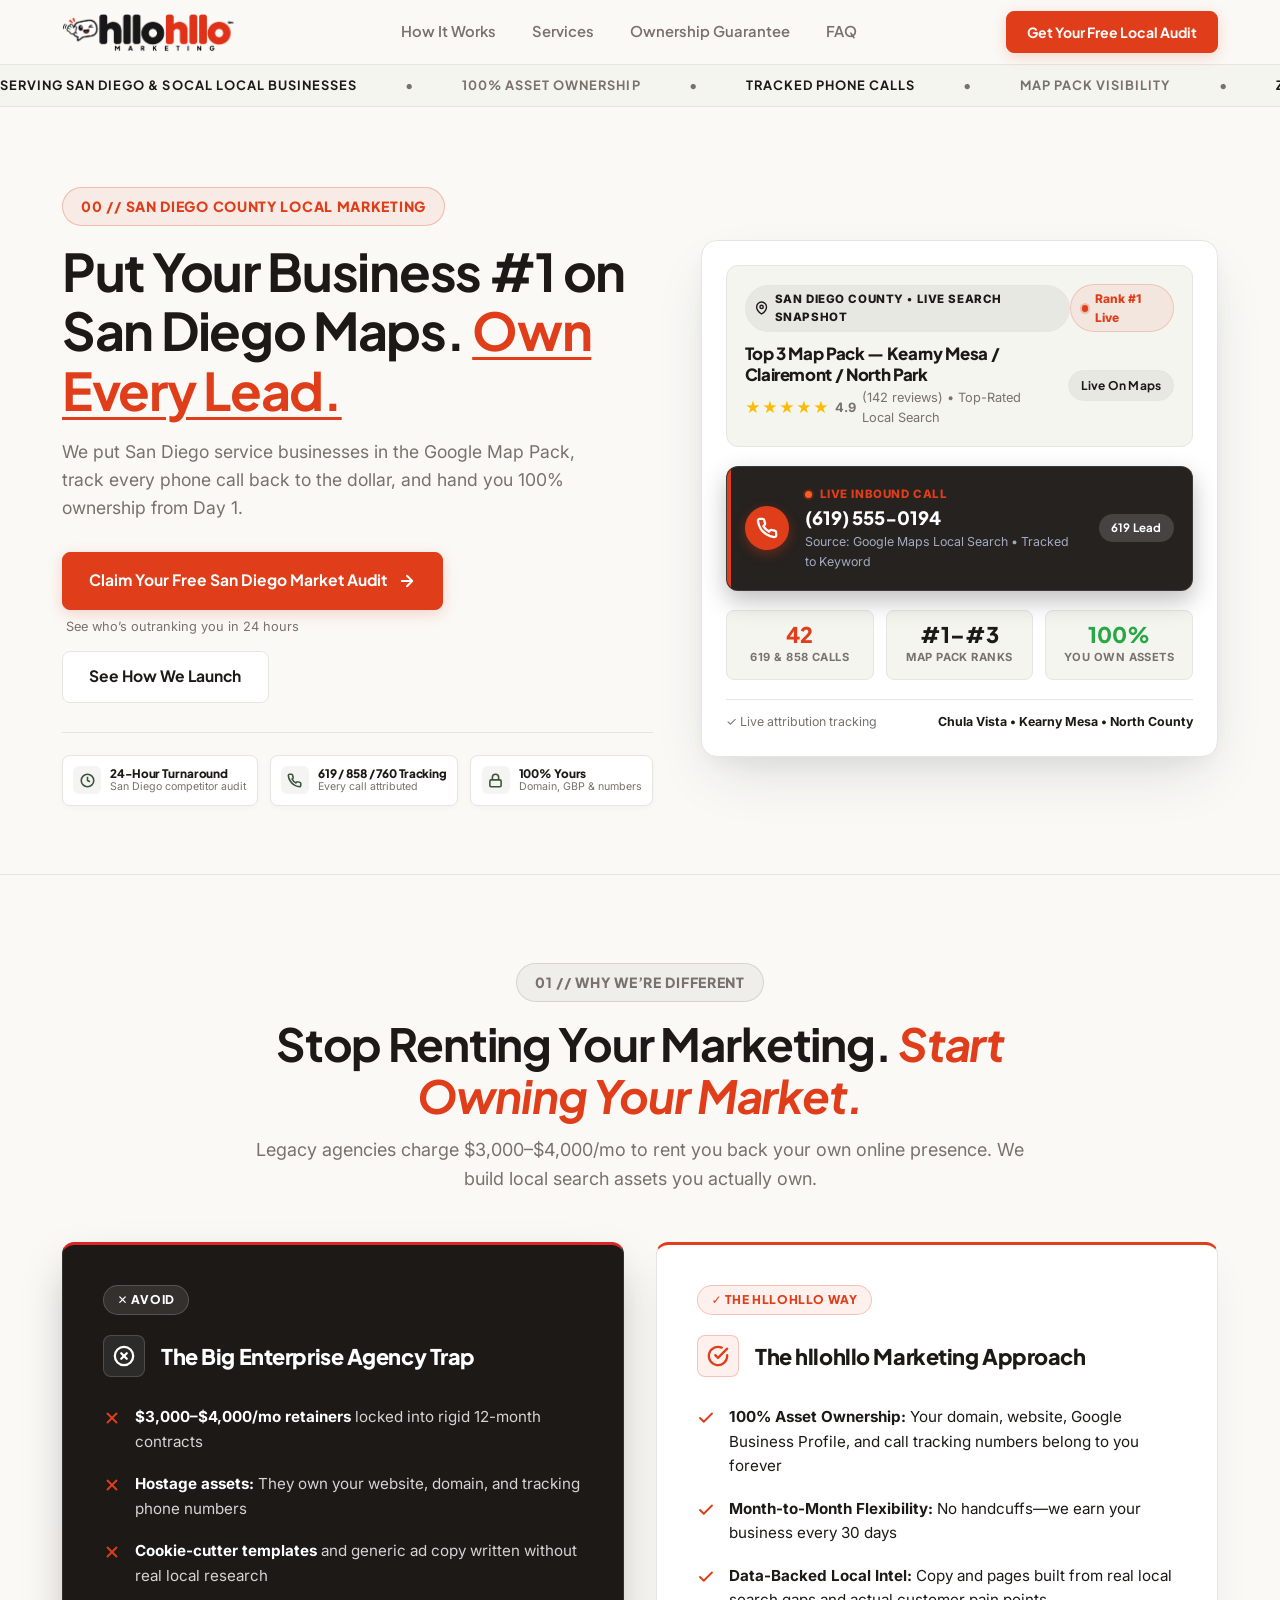
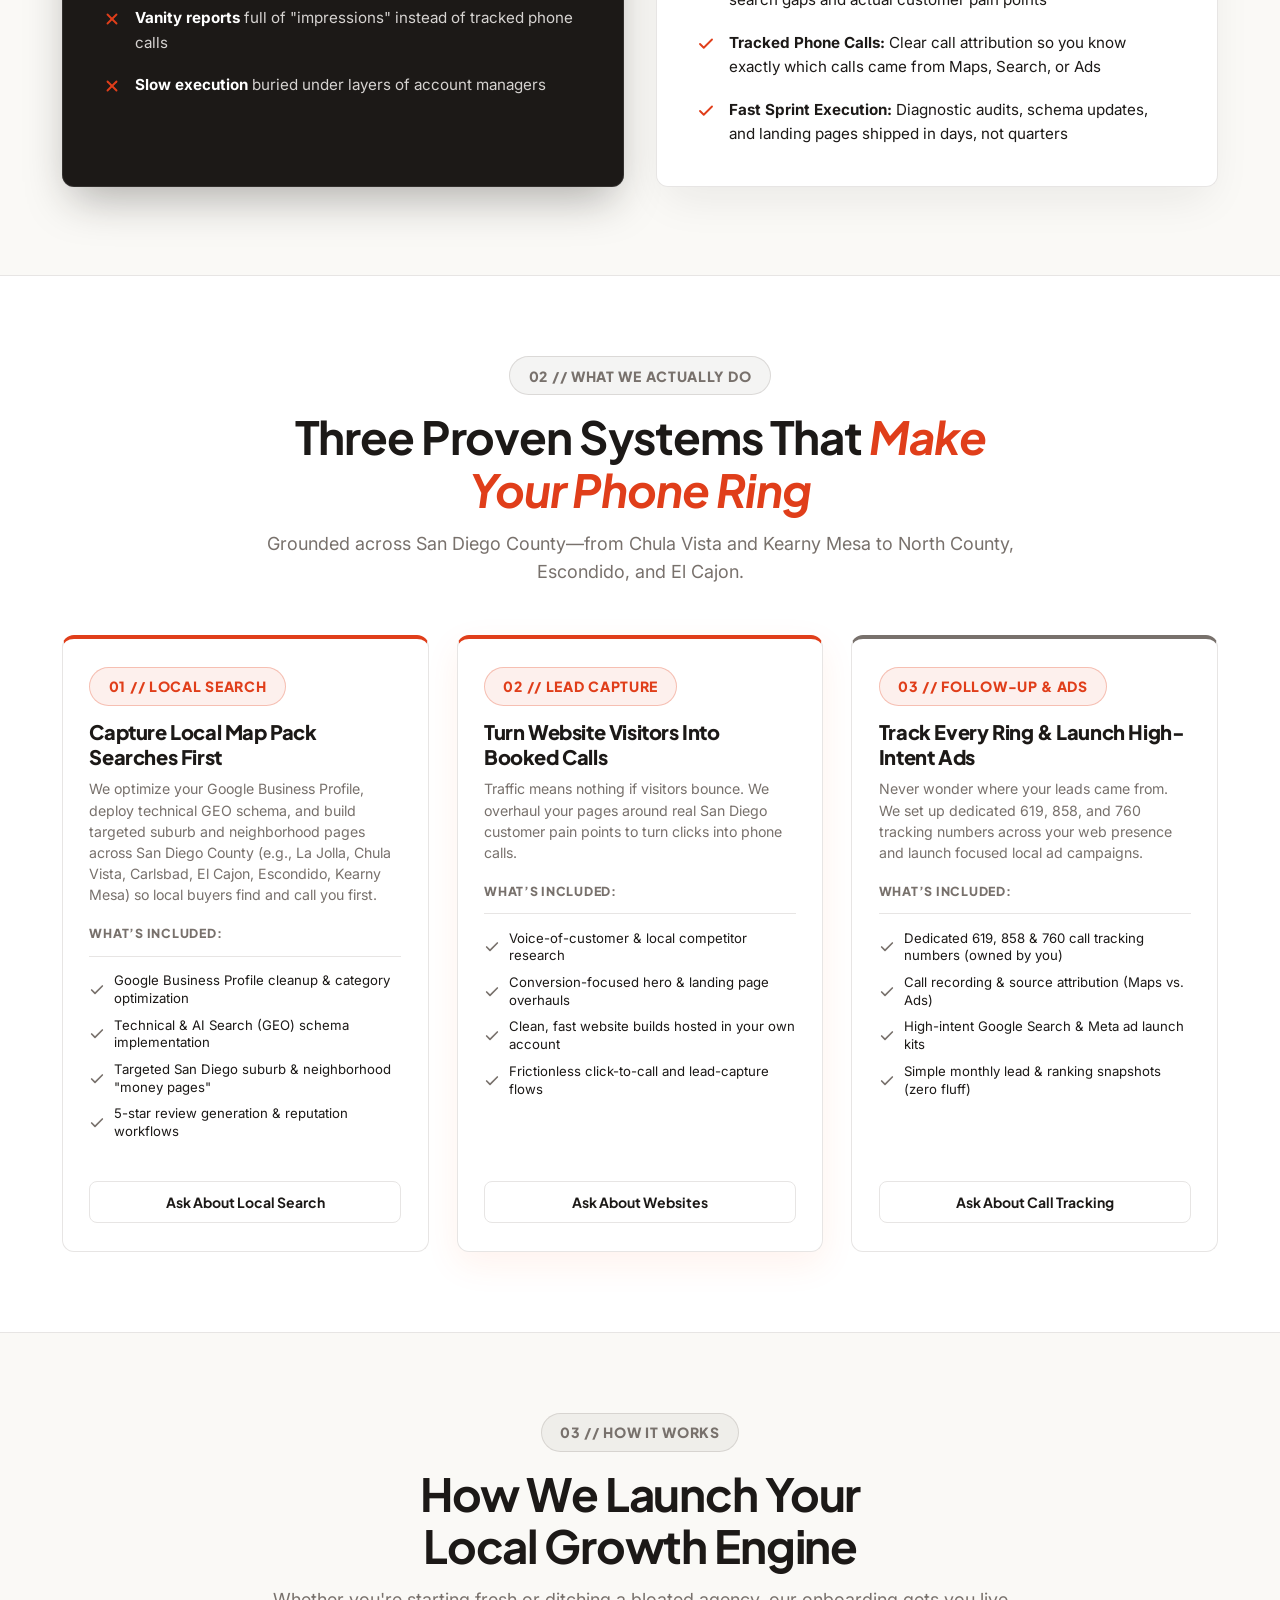
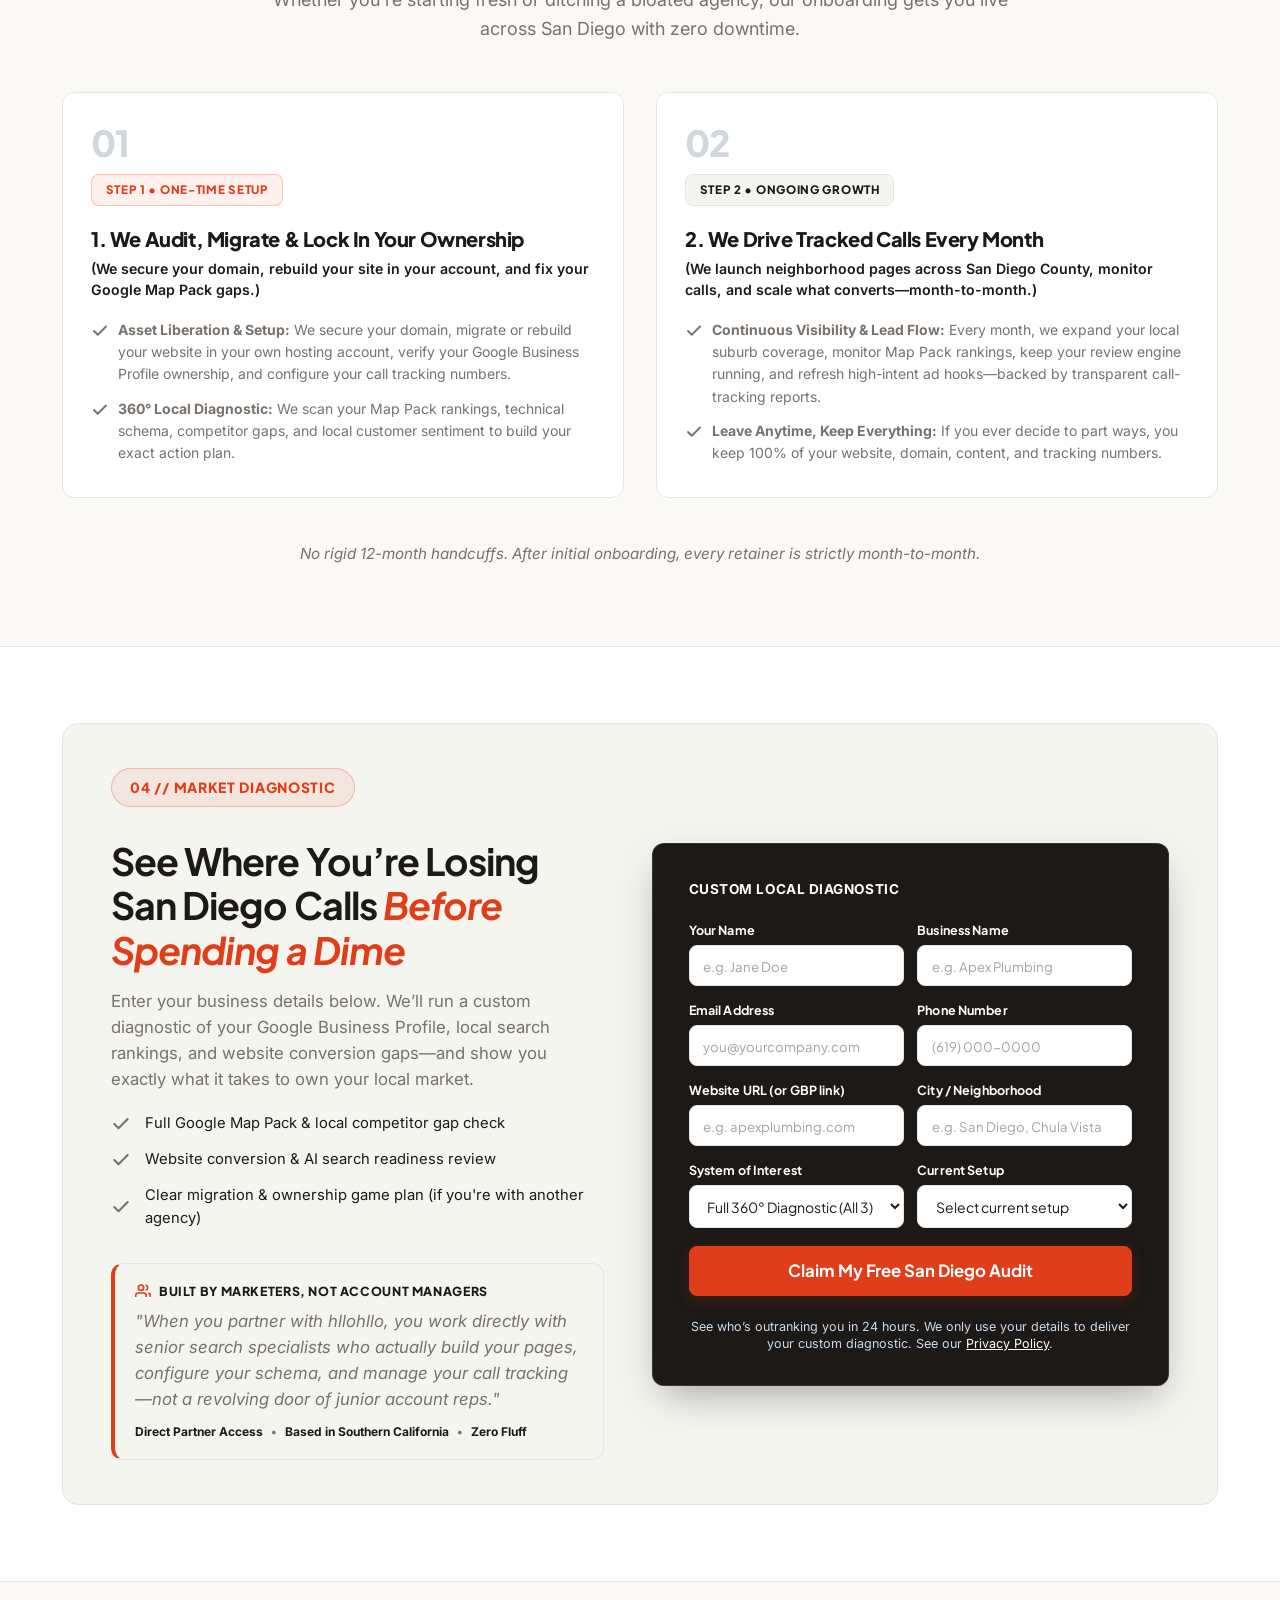
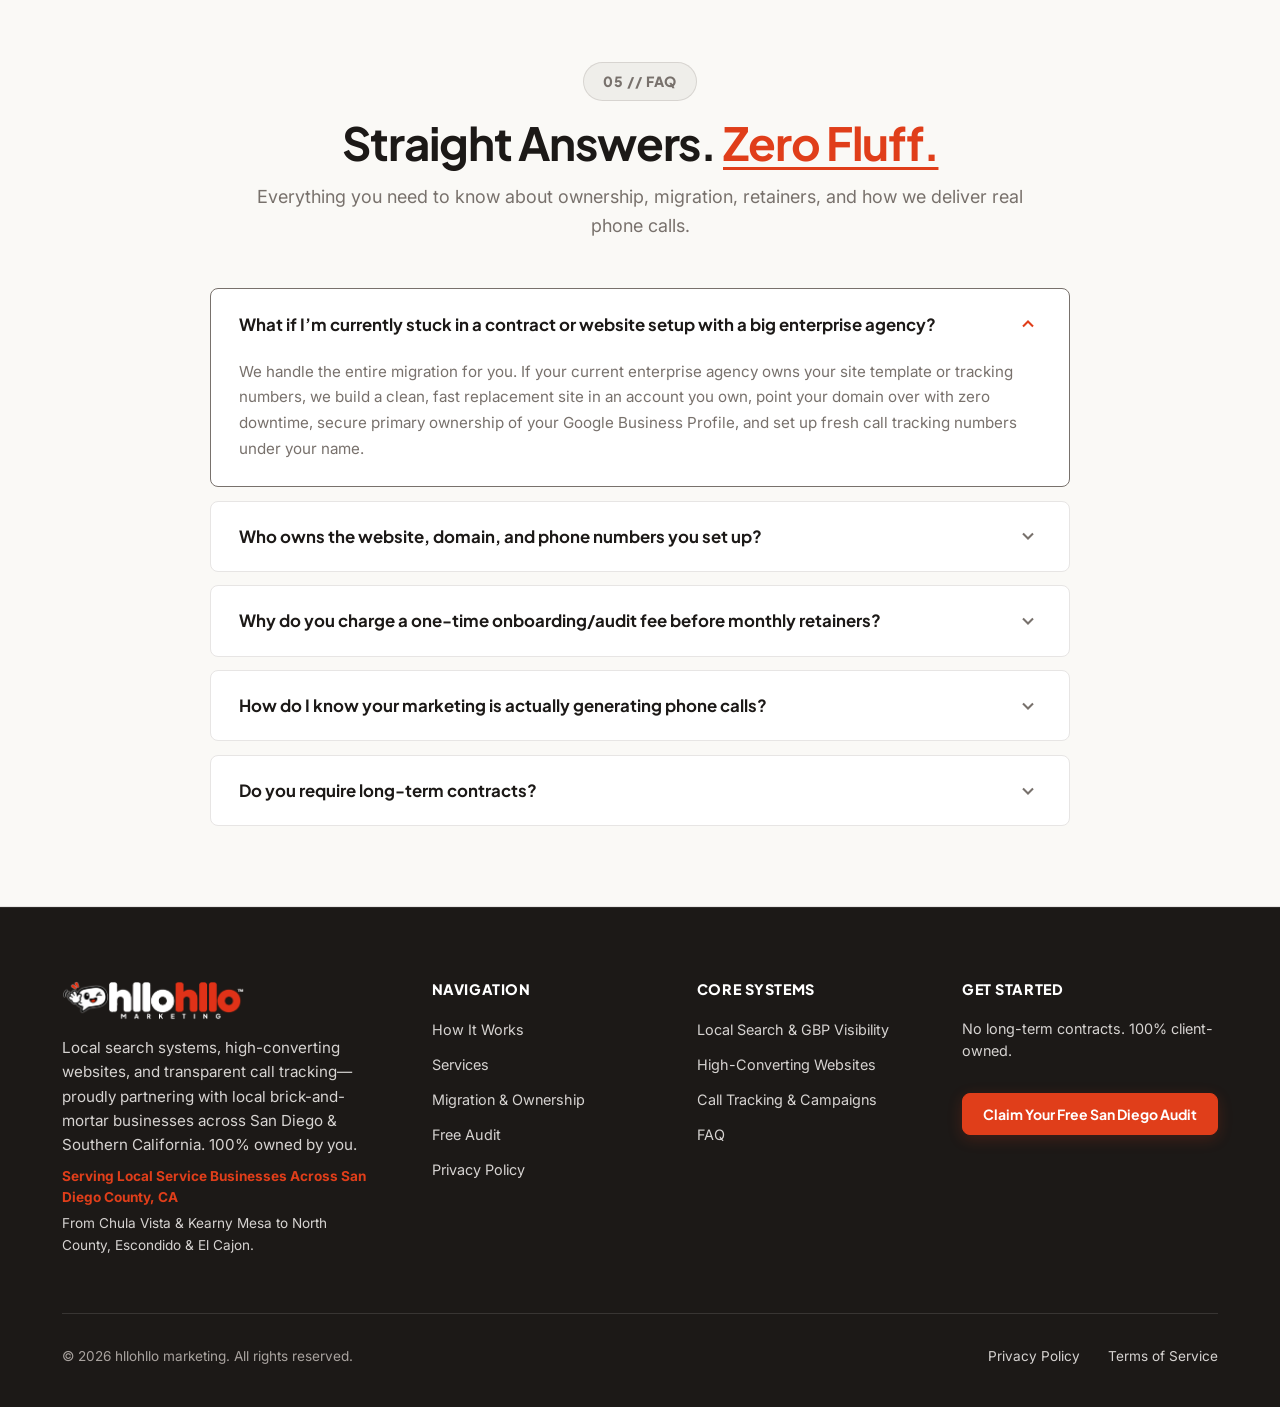
<file: index.html>
<!DOCTYPE html>
<html lang="en">

<head>
  <meta charset="UTF-8">
  <meta name="viewport" content="width=device-width, initial-scale=1.0">

  <!-- Primary Meta Tags -->
  <title>hllohllo marketing | Own Your Website. Own Your Leads.</title>
  <meta name="title" content="hllohllo marketing | Own Your Website. Own Your Leads.">
  <meta name="description"
    content="Stop paying $3,500/month to legacy agencies that hold your site hostage. We build fast, high-converting local search systems, track every phone call, and hand you 100% ownership from Day 1.">
  <link rel="canonical" href="https://hllohllo.com/">

  <!-- Open Graph / Facebook -->
  <meta property="og:type" content="website">
  <meta property="og:url" content="https://hllohllo.com/">
  <meta property="og:title" content="hllohllo marketing | Own Your Website. Own Your Leads.">
  <meta property="og:description"
    content="Stop paying $3,500/month to legacy agencies that hold your site hostage. We build fast, high-converting local search systems, track every phone call, and hand you 100% ownership from Day 1.">
  <meta property="og:image" content="https://hllohllo.com/assets/og-image.png">
  <meta property="og:image:alt" content="hllohllo marketing - Local Search & Conversion Systems">

  <!-- Twitter -->
  <meta name="twitter:card" content="summary_large_image">
  <meta name="twitter:title" content="hllohllo marketing | Own Your Website. Own Your Leads.">
  <meta name="twitter:description"
    content="Stop paying $3,500/month to legacy agencies that hold your site hostage. We build fast, high-converting local search systems, track every phone call, and hand you 100% ownership from Day 1.">
  <meta name="twitter:image" content="https://hllohllo.com/assets/og-image.png">

  <!-- Google Fonts: Plus Jakarta Sans & Inter (Modern Geometric Sans Pairing) -->
  <link rel="preconnect" href="https://fonts.googleapis.com">
  <link rel="preconnect" href="https://fonts.gstatic.com" crossorigin>
  <link
    href="https://fonts.googleapis.com/css2?family=Inter:wght@400;500;600;700&family=Plus+Jakarta+Sans:wght@500;600;700;800&display=swap"
    rel="stylesheet">

  <link rel="icon" type="image/png" href="assets/hhlohllomktg-logo.png">

  <!-- Master Stylesheet -->
  <link rel="stylesheet" href="styles.css?v=21">

  <!-- Structured Data / JSON-LD -->
  <script type="application/ld+json">
  {
    "@context": "https://schema.org",
    "@type": "ProfessionalService",
    "name": "hllohllo marketing",
    "url": "https://hllohllo.com",
    "logo": "https://hllohllo.com/assets/hhlohllomktg-logo.png",
    "description": "Local search systems, high-converting websites, and transparent call tracking—100% owned by you."
  }
  </script>
</head>

<body>

  <!-- ==========================================================================
       Header & Navigation
       ========================================================================== -->
  <header class="header" id="site-header">
    <div class="container nav-container">
      <a href="#hero" class="brand-logo" id="nav-brand-logo" aria-label="hllohllo marketing Home">
        <img src="assets/hhlohllomktg-logo.png" alt="hllohllo marketing" class="brand-logo-img" width="190" height="40">
      </a>

      <nav aria-label="Main Navigation">
        <ul class="nav-links" id="main-nav-links">
          <li><a href="#roadmap" class="nav-link" id="nav-link-how-it-works">How It Works</a></li>
          <li><a href="#services" class="nav-link" id="nav-link-services">Services</a></li>
          <li><a href="#comparison" class="nav-link" id="nav-link-ownership">Ownership Guarantee</a></li>
          <li><a href="#faq" class="nav-link" id="nav-link-faq">FAQ</a></li>
        </ul>
      </nav>

      <div class="nav-cta-group">
        <a href="#growth-plan" class="btn btn-primary btn-sm" id="nav-btn-cta">
          <span>Get Your Free Local Audit</span>
        </a>

        <button class="mobile-menu-btn" id="mobile-menu-toggle" aria-label="Toggle navigation menu">
          <svg width="24" height="24" viewBox="0 0 24 24" fill="none" stroke="currentColor" stroke-width="2">
            <line x1="3" y1="12" x2="21" y2="12"></line>
            <line x1="3" y1="6" x2="21" y2="6"></line>
            <line x1="3" y1="18" x2="21" y2="18"></line>
          </svg>
        </button>
      </div>
    </div>
  </header>

  <!-- Editorial Studio Ticker -->
  <div class="studio-banner">
    <div class="studio-marquee">
      <span class="highlight">Serving San Diego &amp; SoCal Local Businesses</span>
      <span>•</span>
      <span>100% Asset Ownership</span>
      <span>•</span>
      <span class="highlight">Tracked Phone Calls</span>
      <span>•</span>
      <span>Map Pack Visibility</span>
      <span>•</span>
      <span class="highlight">Zero Long-Term Contracts</span>
      <span>•</span>
      <span>Fast Sprint Execution</span>
      <span>•</span>
      <span class="highlight">Serving San Diego &amp; SoCal Local Businesses</span>
      <span>•</span>
      <span>100% Asset Ownership</span>
      <span>•</span>
      <span class="highlight">Tracked Phone Calls</span>
      <span>•</span>
      <span>Map Pack Visibility</span>
      <span>•</span>
      <span class="highlight">Zero Long-Term Contracts</span>
      <span>•</span>
      <span>Fast Sprint Execution</span>
    </div>
  </div>

  <main>
    <!-- ==========================================================================
         1. Hero Section
         ========================================================================== -->
    <section class="hero" id="hero">
      <div class="container hero-grid">
        <div class="hero-content">
          <div class="section-tag">
            <span class="badge badge-accent" id="hero-badge">
              00 // SAN DIEGO COUNTY LOCAL MARKETING
            </span>
          </div>

          <h1 class="hero-title" id="hero-main-heading">
            Put Your Business #1 on San Diego Maps. <span class="text-accent underline-accent">Own Every Lead.</span>
          </h1>

          <p class="hero-subtitle" id="hero-subtext">
            We put San Diego service businesses in the Google Map Pack, track every phone call back to the dollar, and
            hand you 100% ownership from Day 1.
          </p>

          <div class="hero-cta-group">
            <div style="display: flex; flex-direction: column; align-items: flex-start;">
              <a href="#growth-plan" class="btn btn-primary btn-lg" id="hero-cta-primary">
                <span>Claim Your Free San Diego Market Audit</span>
                <svg width="18" height="18" viewBox="0 0 24 24" fill="none" stroke="currentColor" stroke-width="2.5"
                  stroke-linecap="round" stroke-linejoin="round">
                  <path d="M5 12h14M12 5l7 7-7 7" />
                </svg>
              </a>
              <span style="font-size: 0.8rem; color: var(--text-muted); margin-top: 0.45rem; padding-left: 0.25rem;">See
                who’s outranking you in 24 hours</span>
            </div>
            <a href="#roadmap" class="btn btn-secondary btn-lg" id="hero-cta-secondary" style="height: 52px;">
              <span>See How We Launch</span>
            </a>
          </div>

          <div class="hero-trust-strip" id="hero-proof-bar">
            <div class="trust-pill">
              <div class="trust-pill-icon" aria-hidden="true">
                <svg width="15" height="15" viewBox="0 0 24 24" fill="none" stroke="currentColor" stroke-width="2.5">
                  <circle cx="12" cy="12" r="10"></circle>
                  <polyline points="12 6 12 12 16 14"></polyline>
                </svg>
              </div>
              <div class="trust-pill-content">
                <strong>24-Hour Turnaround</strong>
                <span>San Diego competitor audit</span>
              </div>
            </div>

            <div class="trust-pill">
              <div class="trust-pill-icon" aria-hidden="true">
                <svg width="15" height="15" viewBox="0 0 24 24" fill="none" stroke="currentColor" stroke-width="2.5">
                  <path
                    d="M22 16.92v3a2 2 0 0 1-2.18 2 19.79 19.79 0 0 1-8.63-3.07 19.5 19.5 0 0 1-6-6 19.79 19.79 0 0 1-3.07-8.67A2 2 0 0 1 4.11 2h3a2 2 0 0 1 2 1.72 12.84 12.84 0 0 0 .7 2.81 2 2 0 0 1-.45 2.11L8.09 9.91a16 16 0 0 0 6 6l1.27-1.27a2 2 0 0 1 2.11-.45 12.84 12.84 0 0 0 2.81.7A2 2 0 0 1 22 16.92z">
                  </path>
                </svg>
              </div>
              <div class="trust-pill-content">
                <strong>619 / 858 / 760 Tracking</strong>
                <span>Every call attributed</span>
              </div>
            </div>

            <div class="trust-pill">
              <div class="trust-pill-icon" aria-hidden="true">
                <svg width="15" height="15" viewBox="0 0 24 24" fill="none" stroke="currentColor" stroke-width="2.5">
                  <rect x="3" y="11" width="18" height="11" rx="2" ry="2"></rect>
                  <path d="M7 11V7a5 5 0 0 1 10 0v4"></path>
                </svg>
              </div>
              <div class="trust-pill-content">
                <strong>100% Yours</strong>
                <span>Domain, GBP &amp; numbers</span>
              </div>
            </div>
          </div>
        </div>

        <div class="hero-visual-wrap" id="hero-dashboard-wrap">
          <div class="local-lead-machine" id="hero-lead-machine" role="region"
            aria-label="Live San Diego Local Search and Call Attribution Engine">
            <!-- 1. Google Map Pack Verified Card -->
            <div class="map-pack-unit">
              <div class="map-pack-top">
                <span class="map-pack-badge">
                  <svg width="14" height="14" viewBox="0 0 24 24" fill="none" stroke="currentColor" stroke-width="2.5">
                    <path d="M21 10c0 7-9 13-9 13s-9-6-9-13a9 9 0 0 1 18 0z"></path>
                    <circle cx="12" cy="10" r="3"></circle>
                  </svg>
                  San Diego County • Live Search Snapshot
                </span>
                <span class="map-pack-rank">
                  <span class="pulse-dot"></span> Rank #1 Live
                </span>
              </div>
              <div class="map-biz-row">
                <div class="map-biz-info">
                  <h4>Top 3 Map Pack — Kearny Mesa / Clairemont / North Park</h4>
                  <div class="map-stars">
                    <span class="stars-gold">★★★★★</span>
                    <strong>4.9</strong> (142 reviews) • Top-Rated Local Search
                  </div>
                </div>
                <span class="audit-chip audit-chip-check">Live On Maps</span>
              </div>
            </div>

            <!-- 2. Real-Time Inbound Phone Call Alert -->
            <div class="phone-lead-alert">
              <div class="phone-lead-icon" aria-hidden="true">
                <svg width="22" height="22" viewBox="0 0 24 24" fill="none" stroke="currentColor" stroke-width="2.5">
                  <path
                    d="M22 16.92v3a2 2 0 0 1-2.18 2 19.79 19.79 0 0 1-8.63-3.07 19.5 19.5 0 0 1-6-6 19.79 19.79 0 0 1-3.07-8.67A2 2 0 0 1 4.11 2h3a2 2 0 0 1 2 1.72 12.84 12.84 0 0 0 .7 2.81 2 2 0 0 1-.45 2.11L8.09 9.91a16 16 0 0 0 6 6l1.27-1.27a2 2 0 0 1 2.11-.45 12.84 12.84 0 0 0 2.81.7A2 2 0 0 1 22 16.92z">
                  </path>
                </svg>
              </div>
              <div class="phone-lead-details">
                <div class="phone-lead-tag">
                  <span class="pulse-dot" style="background: #FF5A1F;"></span> Live Inbound Call
                </div>
                <div class="phone-lead-caller">(619) 555-0194</div>
                <div class="phone-lead-meta">Source: Google Maps Local Search • Tracked to Keyword</div>
              </div>
              <span class="audit-chip"
                style="background: rgba(255,255,255,0.15); color: #FFFFFF; font-size: 0.72rem;">619 Lead</span>
            </div>

            <!-- 3. Real-Time Attribution Metrics Strip -->
            <div class="metrics-strip">
              <div class="metric-pill">
                <div class="metric-num accent">42</div>
                <div class="metric-lbl">619 &amp; 858 Calls</div>
              </div>
              <div class="metric-pill">
                <div class="metric-num">#1–#3</div>
                <div class="metric-lbl">Map Pack Ranks</div>
              </div>
              <div class="metric-pill">
                <div class="metric-num" style="color: #28A745;">100%</div>
                <div class="metric-lbl">You Own Assets</div>
              </div>
            </div>

            <!-- Footer Trust Microcopy -->
            <div class="lead-machine-footer">
              <span>✓ Live attribution tracking</span>
              <strong style="color: var(--text-navy);">Chula Vista • Kearny Mesa • North County</strong>
            </div>
          </div>
        </div>
      </div>
    </section>

    <!-- ==========================================================================
         2. Comparison Section: The Old Agency Trap vs. The hllohllo Way
         ========================================================================== -->
    <section class="comparison-section" id="comparison">
      <div class="container">
        <div class="section-header">
          <div class="section-tag">
            <span class="badge">01 // WHY WE’RE DIFFERENT</span>
          </div>
          <h2>Stop Renting Your Marketing. <span class="text-accent"><em>Start Owning Your Market.</em></span></h2>
          <p>Legacy agencies charge $3,000–$4,000/mo to rent you back your own online presence. We build local search
            assets you actually own.</p>
        </div>

        <div class="comparison-grid">
          <!-- Left Card: The Big Enterprise Agency Trap -->
          <div class="comparison-card card-negative" id="card-legacy-trap">
            <div style="display: flex; align-items: center; justify-content: space-between; margin-bottom: 1.25rem;">
              <span class="status-pill status-pill-neg">✕ Avoid</span>
            </div>
            <div class="comparison-card-header">
              <div class="comp-icon comp-icon-neg">
                <svg width="22" height="22" viewBox="0 0 24 24" fill="none" stroke="currentColor" stroke-width="2.5"
                  stroke-linecap="round" stroke-linejoin="round">
                  <circle cx="12" cy="12" r="10"></circle>
                  <line x1="15" y1="9" x2="9" y2="15"></line>
                  <line x1="9" y1="9" x2="15" y2="15"></line>
                </svg>
              </div>
              <div>
                <h3>The Big Enterprise Agency Trap</h3>
              </div>
            </div>

            <ul class="comparison-list">
              <li class="comparison-item">
                <svg width="18" height="18" viewBox="0 0 24 24" fill="none" stroke="currentColor" stroke-width="2.5"
                  stroke-linecap="round" stroke-linejoin="round">
                  <line x1="18" y1="6" x2="6" y2="18"></line>
                  <line x1="6" y1="6" x2="18" y2="18"></line>
                </svg>
                <span><strong>$3,000–$4,000/mo retainers</strong> locked into rigid 12-month contracts</span>
              </li>
              <li class="comparison-item">
                <svg width="18" height="18" viewBox="0 0 24 24" fill="none" stroke="currentColor" stroke-width="2.5"
                  stroke-linecap="round" stroke-linejoin="round">
                  <line x1="18" y1="6" x2="6" y2="18"></line>
                  <line x1="6" y1="6" x2="18" y2="18"></line>
                </svg>
                <span><strong>Hostage assets:</strong> They own your website, domain, and tracking phone numbers</span>
              </li>
              <li class="comparison-item">
                <svg width="18" height="18" viewBox="0 0 24 24" fill="none" stroke="currentColor" stroke-width="2.5"
                  stroke-linecap="round" stroke-linejoin="round">
                  <line x1="18" y1="6" x2="6" y2="18"></line>
                  <line x1="6" y1="6" x2="18" y2="18"></line>
                </svg>
                <span><strong>Cookie-cutter templates</strong> and generic ad copy written without real local
                  research</span>
              </li>
              <li class="comparison-item">
                <svg width="18" height="18" viewBox="0 0 24 24" fill="none" stroke="currentColor" stroke-width="2.5"
                  stroke-linecap="round" stroke-linejoin="round">
                  <line x1="18" y1="6" x2="6" y2="18"></line>
                  <line x1="6" y1="6" x2="18" y2="18"></line>
                </svg>
                <span><strong>Vanity reports</strong> full of &quot;impressions&quot; instead of tracked phone
                  calls</span>
              </li>
              <li class="comparison-item">
                <svg width="18" height="18" viewBox="0 0 24 24" fill="none" stroke="currentColor" stroke-width="2.5"
                  stroke-linecap="round" stroke-linejoin="round">
                  <line x1="18" y1="6" x2="6" y2="18"></line>
                  <line x1="6" y1="6" x2="18" y2="18"></line>
                </svg>
                <span><strong>Slow execution</strong> buried under layers of account managers</span>
              </li>
            </ul>
          </div>

          <!-- Right Card: The hllohllo Marketing Approach -->
          <div class="comparison-card card-positive" id="card-hllohllo-way">
            <div style="display: flex; align-items: center; justify-content: space-between; margin-bottom: 1.25rem;">
              <span class="status-pill status-pill-pos">✓ The hllohllo Way</span>
            </div>
            <div class="comparison-card-header">
              <div class="comp-icon comp-icon-pos">
                <svg width="22" height="22" viewBox="0 0 24 24" fill="none" stroke="currentColor" stroke-width="2.5"
                  stroke-linecap="round" stroke-linejoin="round">
                  <path d="M22 11.08V12a10 10 0 1 1-5.93-9.14"></path>
                  <polyline points="22 4 12 14.01 9 11.01"></polyline>
                </svg>
              </div>
              <div>
                <h3>The hllohllo Marketing Approach</h3>
              </div>
            </div>

            <ul class="comparison-list">
              <li class="comparison-item">
                <svg width="18" height="18" viewBox="0 0 24 24" fill="none" stroke="currentColor" stroke-width="2.5"
                  stroke-linecap="round" stroke-linejoin="round">
                  <polyline points="20 6 9 17 4 12"></polyline>
                </svg>
                <span><strong>100% Asset Ownership:</strong> Your domain, website, Google Business Profile, and call
                  tracking numbers belong to you forever</span>
              </li>
              <li class="comparison-item">
                <svg width="18" height="18" viewBox="0 0 24 24" fill="none" stroke="currentColor" stroke-width="2.5"
                  stroke-linecap="round" stroke-linejoin="round">
                  <polyline points="20 6 9 17 4 12"></polyline>
                </svg>
                <span><strong>Month-to-Month Flexibility:</strong> No handcuffs—we earn your business every 30
                  days</span>
              </li>
              <li class="comparison-item">
                <svg width="18" height="18" viewBox="0 0 24 24" fill="none" stroke="currentColor" stroke-width="2.5"
                  stroke-linecap="round" stroke-linejoin="round">
                  <polyline points="20 6 9 17 4 12"></polyline>
                </svg>
                <span><strong>Data-Backed Local Intel:</strong> Copy and pages built from real local search gaps and
                  actual customer pain points</span>
              </li>
              <li class="comparison-item">
                <svg width="18" height="18" viewBox="0 0 24 24" fill="none" stroke="currentColor" stroke-width="2.5"
                  stroke-linecap="round" stroke-linejoin="round">
                  <polyline points="20 6 9 17 4 12"></polyline>
                </svg>
                <span><strong>Tracked Phone Calls:</strong> Clear call attribution so you know exactly which calls came
                  from Maps, Search, or Ads</span>
              </li>
              <li class="comparison-item">
                <svg width="18" height="18" viewBox="0 0 24 24" fill="none" stroke="currentColor" stroke-width="2.5"
                  stroke-linecap="round" stroke-linejoin="round">
                  <polyline points="20 6 9 17 4 12"></polyline>
                </svg>
                <span><strong>Fast Sprint Execution:</strong> Diagnostic audits, schema updates, and landing pages
                  shipped in days, not quarters</span>
              </li>
            </ul>
          </div>
        </div>
      </div>
    </section>

    <!-- ==========================================================================
         3. Core Services (3 Focused Pillars Instead of 5)
         ========================================================================== -->
    <section class="services-section" id="services">
      <div class="container">
        <div class="section-header">
          <div class="section-tag">
            <span class="badge">02 // WHAT WE ACTUALLY DO</span>
          </div>
          <h2>Three Proven Systems That <span class="text-accent"><em>Make Your Phone Ring</em></span></h2>
          <p>Grounded across San Diego County—from Chula Vista and Kearny Mesa to North County, Escondido, and El Cajon.
          </p>
        </div>

        <div class="bento-grid" id="services-cards-grid">
          <!-- Pillar 1 -->
          <div class="bento-card service-card pillar-card-blue" id="service-pillar-1">
            <div>
              <div style="display: flex; align-items: center; justify-content: space-between; margin-bottom: 0.85rem;">
                <span class="badge badge-accent">01 // LOCAL SEARCH</span>
              </div>
              <h3>Capture Local Map Pack Searches First</h3>
              <p>We optimize your Google Business Profile, deploy technical GEO schema, and build targeted suburb and
                neighborhood pages across San Diego County (e.g., La Jolla, Chula Vista, Carlsbad, El Cajon, Escondido,
                Kearny Mesa) so local buyers find and call you first.</p>

              <div class="service-pillar-subtitle">What’s Included:</div>
              <ul class="service-deliverables">
                <li class="service-deliverable-item">
                  <svg width="16" height="16" viewBox="0 0 24 24" fill="none" stroke="currentColor" stroke-width="2.5"
                    stroke-linecap="round" stroke-linejoin="round">
                    <polyline points="20 6 9 17 4 12"></polyline>
                  </svg>
                  <span>Google Business Profile cleanup &amp; category optimization</span>
                </li>
                <li class="service-deliverable-item">
                  <svg width="16" height="16" viewBox="0 0 24 24" fill="none" stroke="currentColor" stroke-width="2.5"
                    stroke-linecap="round" stroke-linejoin="round">
                    <polyline points="20 6 9 17 4 12"></polyline>
                  </svg>
                  <span>Technical &amp; AI Search (GEO) schema implementation</span>
                </li>
                <li class="service-deliverable-item">
                  <svg width="16" height="16" viewBox="0 0 24 24" fill="none" stroke="currentColor" stroke-width="2.5"
                    stroke-linecap="round" stroke-linejoin="round">
                    <polyline points="20 6 9 17 4 12"></polyline>
                  </svg>
                  <span>Targeted San Diego suburb &amp; neighborhood &quot;money pages&quot;</span>
                </li>
                <li class="service-deliverable-item">
                  <svg width="16" height="16" viewBox="0 0 24 24" fill="none" stroke="currentColor" stroke-width="2.5"
                    stroke-linecap="round" stroke-linejoin="round">
                    <polyline points="20 6 9 17 4 12"></polyline>
                  </svg>
                  <span>5-star review generation &amp; reputation workflows</span>
                </li>
              </ul>
            </div>
            <a href="#growth-plan" class="btn btn-secondary btn-sm service-cta-btn" data-interest="pillar-1"
              style="margin-top: 1.25rem; width: 100%;">Ask About Local Search</a>
          </div>

          <!-- Pillar 2 -->
          <div class="bento-card service-card pillar-card-orange" id="service-pillar-2">
            <div>
              <div style="display: flex; align-items: center; justify-content: space-between; margin-bottom: 0.85rem;">
                <span class="badge badge-accent">02 // LEAD CAPTURE</span>
              </div>
              <h3>Turn Website Visitors Into Booked Calls</h3>
              <p>Traffic means nothing if visitors bounce. We overhaul your pages around real San Diego customer pain
                points to turn clicks into phone calls.</p>

              <div class="service-pillar-subtitle">What’s Included:</div>
              <ul class="service-deliverables">
                <li class="service-deliverable-item">
                  <svg width="16" height="16" viewBox="0 0 24 24" fill="none" stroke="currentColor" stroke-width="2.5"
                    stroke-linecap="round" stroke-linejoin="round">
                    <polyline points="20 6 9 17 4 12"></polyline>
                  </svg>
                  <span>Voice-of-customer &amp; local competitor research</span>
                </li>
                <li class="service-deliverable-item">
                  <svg width="16" height="16" viewBox="0 0 24 24" fill="none" stroke="currentColor" stroke-width="2.5"
                    stroke-linecap="round" stroke-linejoin="round">
                    <polyline points="20 6 9 17 4 12"></polyline>
                  </svg>
                  <span>Conversion-focused hero &amp; landing page overhauls</span>
                </li>
                <li class="service-deliverable-item">
                  <svg width="16" height="16" viewBox="0 0 24 24" fill="none" stroke="currentColor" stroke-width="2.5"
                    stroke-linecap="round" stroke-linejoin="round">
                    <polyline points="20 6 9 17 4 12"></polyline>
                  </svg>
                  <span>Clean, fast website builds hosted in your own account</span>
                </li>
                <li class="service-deliverable-item">
                  <svg width="16" height="16" viewBox="0 0 24 24" fill="none" stroke="currentColor" stroke-width="2.5"
                    stroke-linecap="round" stroke-linejoin="round">
                    <polyline points="20 6 9 17 4 12"></polyline>
                  </svg>
                  <span>Frictionless click-to-call and lead-capture flows</span>
                </li>
              </ul>
            </div>
            <a href="#growth-plan" class="btn btn-secondary btn-sm service-cta-btn" data-interest="pillar-2"
              style="margin-top: 1.25rem; width: 100%;">Ask About Websites</a>
          </div>

          <!-- Pillar 3 -->
          <div class="bento-card service-card pillar-card-sage" id="service-pillar-3">
            <div>
              <div style="display: flex; align-items: center; justify-content: space-between; margin-bottom: 0.85rem;">
                <span class="badge badge-accent">03 // FOLLOW-UP &amp; ADS</span>
              </div>
              <h3>Track Every Ring &amp; Launch High-Intent Ads</h3>
              <p>Never wonder where your leads came from. We set up dedicated 619, 858, and 760 tracking numbers across
                your web presence and launch focused local ad campaigns.</p>

              <div class="service-pillar-subtitle">What’s Included:</div>
              <ul class="service-deliverables">
                <li class="service-deliverable-item">
                  <svg width="16" height="16" viewBox="0 0 24 24" fill="none" stroke="currentColor" stroke-width="2.5"
                    stroke-linecap="round" stroke-linejoin="round">
                    <polyline points="20 6 9 17 4 12"></polyline>
                  </svg>
                  <span>Dedicated 619, 858 &amp; 760 call tracking numbers (owned by you)</span>
                </li>
                <li class="service-deliverable-item">
                  <svg width="16" height="16" viewBox="0 0 24 24" fill="none" stroke="currentColor" stroke-width="2.5"
                    stroke-linecap="round" stroke-linejoin="round">
                    <polyline points="20 6 9 17 4 12"></polyline>
                  </svg>
                  <span>Call recording &amp; source attribution (Maps vs. Ads)</span>
                </li>
                <li class="service-deliverable-item">
                  <svg width="16" height="16" viewBox="0 0 24 24" fill="none" stroke="currentColor" stroke-width="2.5"
                    stroke-linecap="round" stroke-linejoin="round">
                    <polyline points="20 6 9 17 4 12"></polyline>
                  </svg>
                  <span>High-intent Google Search &amp; Meta ad launch kits</span>
                </li>
                <li class="service-deliverable-item">
                  <svg width="16" height="16" viewBox="0 0 24 24" fill="none" stroke="currentColor" stroke-width="2.5"
                    stroke-linecap="round" stroke-linejoin="round">
                    <polyline points="20 6 9 17 4 12"></polyline>
                  </svg>
                  <span>Simple monthly lead &amp; ranking snapshots (zero fluff)</span>
                </li>
              </ul>
            </div>
            <a href="#growth-plan" class="btn btn-secondary btn-sm service-cta-btn" data-interest="pillar-3"
              style="margin-top: 1.25rem; width: 100%;">Ask About Call Tracking</a>
          </div>
        </div>
      </div>
    </section>

    <!-- ==========================================================================
         4. How Engagement Works (Replacing the "Month-by-Month Roadmap")
         ========================================================================== -->
    <section class="roadmap-section" id="roadmap">
      <div class="container">
        <div class="section-header">
          <div class="section-tag">
            <span class="badge">03 // HOW IT WORKS</span>
          </div>
          <h2>How We Launch Your<br>Local Growth Engine</h2>
          <p>Whether you're starting fresh or ditching a bloated agency, our onboarding gets you live across San Diego
            with zero downtime.</p>
        </div>

        <div class="roadmap-timeline-2col">
          <!-- Step 1 -->
          <div class="roadmap-step" id="step-1">
            <div class="roadmap-step-num">01</div>
            <span class="step-marker step-marker-accent">Step 1 • One-Time Setup</span>
            <h3>1. We Audit, Migrate &amp; Lock In Your Ownership</h3>
            <div class="roadmap-step-summary">(We secure your domain, rebuild your site in your account, and fix your
              Google Map Pack gaps.)</div>
            <ul>
              <li>
                <svg width="18" height="18" viewBox="0 0 24 24" fill="none" stroke="currentColor" stroke-width="2.5"
                  stroke-linecap="round" stroke-linejoin="round">
                  <polyline points="20 6 9 17 4 12"></polyline>
                </svg>
                <span><strong>Asset Liberation &amp; Setup:</strong> We secure your domain, migrate or rebuild your
                  website in your own hosting account, verify your Google Business Profile ownership, and configure your
                  call tracking numbers.</span>
              </li>
              <li>
                <svg width="18" height="18" viewBox="0 0 24 24" fill="none" stroke="currentColor" stroke-width="2.5"
                  stroke-linecap="round" stroke-linejoin="round">
                  <polyline points="20 6 9 17 4 12"></polyline>
                </svg>
                <span><strong>360° Local Diagnostic:</strong> We scan your Map Pack rankings, technical schema,
                  competitor gaps, and local customer sentiment to build your exact action plan.</span>
              </li>
            </ul>
          </div>

          <!-- Step 2 -->
          <div class="roadmap-step" id="step-2">
            <div class="roadmap-step-num">02</div>
            <span class="step-marker">Step 2 • Ongoing Growth</span>
            <h3>2. We Drive Tracked Calls Every Month</h3>
            <div class="roadmap-step-summary">(We launch neighborhood pages across San Diego County, monitor calls, and
              scale what converts—month-to-month.)</div>
            <ul>
              <li>
                <svg width="18" height="18" viewBox="0 0 24 24" fill="none" stroke="currentColor" stroke-width="2.5"
                  stroke-linecap="round" stroke-linejoin="round">
                  <polyline points="20 6 9 17 4 12"></polyline>
                </svg>
                <span><strong>Continuous Visibility &amp; Lead Flow:</strong> Every month, we expand your local suburb
                  coverage, monitor Map Pack rankings, keep your review engine running, and refresh high-intent ad
                  hooks—backed by transparent call-tracking reports.</span>
              </li>
              <li>
                <svg width="18" height="18" viewBox="0 0 24 24" fill="none" stroke="currentColor" stroke-width="2.5"
                  stroke-linecap="round" stroke-linejoin="round">
                  <polyline points="20 6 9 17 4 12"></polyline>
                </svg>
                <span><strong>Leave Anytime, Keep Everything:</strong> If you ever decide to part ways, you keep 100% of
                  your website, domain, content, and tracking numbers.</span>
              </li>
            </ul>
          </div>
        </div>

        <div style="text-align: center; margin-top: 2.75rem;">
          <p style="font-size: 0.95rem; color: var(--text-muted); font-style: italic;">No rigid 12-month handcuffs.
            After initial onboarding, every retainer is strictly month-to-month.</p>
        </div>
      </div>
    </section>

    <!-- ==========================================================================
         5. Lead Capture Section
         ========================================================================== -->
    <section class="lead-magnet-section" id="growth-plan">
      <div class="container">
        <div class="split-conversion-container" id="magnet-interactive-card">
          <div class="split-conversion-left">
            <div class="section-tag">
              <span class="badge badge-accent">04 // MARKET DIAGNOSTIC</span>
            </div>
            <h2>See Where You’re Losing San Diego Calls <span class="text-accent"><em>Before Spending a Dime</em></span>
            </h2>
            <p>Enter your business details below. We’ll run a custom diagnostic of your Google Business Profile, local
              search rankings, and website conversion gaps—and show you exactly what it takes to own your local market.
            </p>

            <ul class="magnet-deliverables">
              <li>
                <svg width="20" height="20" viewBox="0 0 24 24" fill="none" stroke="currentColor" stroke-width="2.5"
                  stroke-linecap="round" stroke-linejoin="round">
                  <polyline points="20 6 9 17 4 12"></polyline>
                </svg>
                <span>Full Google Map Pack &amp; local competitor gap check</span>
              </li>
              <li>
                <svg width="20" height="20" viewBox="0 0 24 24" fill="none" stroke="currentColor" stroke-width="2.5"
                  stroke-linecap="round" stroke-linejoin="round">
                  <polyline points="20 6 9 17 4 12"></polyline>
                </svg>
                <span>Website conversion &amp; AI search readiness review</span>
              </li>
              <li>
                <svg width="20" height="20" viewBox="0 0 24 24" fill="none" stroke="currentColor" stroke-width="2.5"
                  stroke-linecap="round" stroke-linejoin="round">
                  <polyline points="20 6 9 17 4 12"></polyline>
                </svg>
                <span>Clear migration &amp; ownership game plan (if you're with another agency)</span>
              </li>
            </ul>

            <!-- Founder Grounding & Trust Sign-off -->
            <div class="founder-signoff-card">
              <div class="founder-badge">
                <svg width="16" height="16" viewBox="0 0 24 24" fill="none" stroke="currentColor" stroke-width="2.5">
                  <path d="M17 21v-2a4 4 0 0 0-4-4H5a4 4 0 0 0-4 4v2"></path>
                  <circle cx="9" cy="7" r="4"></circle>
                  <path d="M23 21v-2a4 4 0 0 0-3-3.87"></path>
                  <path d="M16 3.13a4 4 0 0 1 0 7.75"></path>
                </svg>
                Built by Marketers, Not Account Managers
              </div>
              <p class="founder-text">
                &quot;When you partner with hllohllo, you work directly with senior search specialists who actually
                build your pages, configure your schema, and manage your call tracking—not a revolving door of junior
                account reps.&quot;
              </p>
              <div class="founder-meta">
                <span class="founder-tag">Direct Partner Access</span>
                <span class="founder-dot">•</span>
                <span class="founder-tag">Based in Southern California</span>
                <span class="founder-dot">•</span>
                <span class="founder-tag">Zero Fluff</span>
              </div>
            </div>
          </div>

          <div class="split-conversion-right">
            <div style="margin-bottom: 1.15rem;">
              <span
                style="font-size: 0.85rem; font-weight: 700; color: #FFFFFF; text-transform: uppercase; letter-spacing: 0.04em;">Custom
                Local Diagnostic</span>
            </div>
            <form class="magnet-form" id="lead-magnet-form">
              <div class="form-row-2col">
                <div class="form-group">
                  <label for="contact-name">Your Name</label>
                  <input type="text" id="contact-name" name="name" class="form-input" placeholder="e.g. Jane Doe"
                    required>
                </div>

                <div class="form-group">
                  <label for="business-name">Business Name</label>
                  <input type="text" id="business-name" name="businessName" class="form-input"
                    placeholder="e.g. Apex Plumbing" required>
                </div>
              </div>

              <div class="form-row-2col">
                <div class="form-group">
                  <label for="contact-email">Email Address</label>
                  <input type="email" id="contact-email" name="email" class="form-input"
                    placeholder="you@yourcompany.com" required>
                </div>

                <div class="form-group">
                  <label for="contact-phone">Phone Number</label>
                  <input type="tel" id="contact-phone" name="phone" class="form-input" placeholder="(619) 000-0000">
                </div>
              </div>

              <div class="form-row-2col">
                <div class="form-group">
                  <label for="website-url">Website URL (or GBP link)</label>
                  <input type="text" id="website-url" name="website" class="form-input"
                    placeholder="e.g. apexplumbing.com">
                </div>

                <div class="form-group">
                  <label for="service-location">City / Neighborhood</label>
                  <input type="text" id="service-location" name="serviceLocation" class="form-input"
                    placeholder="e.g. San Diego, Chula Vista">
                </div>
              </div>

              <div class="form-row-2col">
                <div class="form-group">
                  <label for="service-interest">System of Interest</label>
                  <select id="service-interest" name="serviceInterest" class="form-select">
                    <option value="Full 360° Diagnostic (All 3 Systems)">Full 360° Diagnostic (All 3)</option>
                    <option value="Pillar 1: Local Search & Google Map Pack Visibility">Pillar 1: Local Search &amp;
                      Maps</option>
                    <option value="Pillar 2: High-Converting Websites & Real Customer Messaging">Pillar 2: Websites
                      &amp; Messaging</option>
                    <option value="Pillar 3: Call Tracking & High-Intent Local Campaigns">Pillar 3: Call Tracking &amp;
                      Ads</option>
                  </select>
                </div>

                <div class="form-group">
                  <label for="marketing-setup">Current Setup</label>
                  <select id="marketing-setup" name="marketingSetup" class="form-select" required>
                    <option value="" disabled selected>Select current setup</option>
                    <option value="Currently with a big enterprise agency">With a big agency</option>
                    <option value="Doing it myself">Doing it myself</option>
                    <option value="Starting fresh">Starting fresh</option>
                  </select>
                </div>
              </div>

              <!-- Honeypot field (hidden from view) -->
              <div style="position: absolute; left: -9999px; opacity: 0; pointer-events: none;" aria-hidden="true">
                <label for="company-website">Company Website</label>
                <input type="text" id="company-website" name="_gotcha" tabindex="-1" autocomplete="off">
              </div>

              <div id="form-error-msg"
                style="display: none; color: #DC2626; font-size: 0.85rem; padding: 0.65rem 0.85rem; background: #FEE2E2; border-radius: var(--radius-sm); border: 1px solid #FCA5A5;">
              </div>

              <button type="submit" class="btn btn-primary btn-lg" id="submit-plan-btn"
                style="width: 100%; margin-top: 0.25rem; padding: 0.85rem 1.5rem;">
                <span>Claim My Free San Diego Audit</span>
              </button>

              <p style="font-size: 0.785rem; color: #CADAE8; text-align: center; margin-top: 0.5rem; line-height: 1.4;">
                See who’s outranking you in 24 hours. We only use your details to deliver your custom diagnostic. See
                our <a href="privacy.html" style="color: #FFFFFF; text-decoration: underline;">Privacy Policy</a>.
              </p>
            </form>
          </div>
        </div>
      </div>
    </section>

    <!-- ==========================================================================
         6. Frequently Asked Questions (FAQ)
         ========================================================================== -->
    <section class="faq-section" id="faq">
      <div class="container">
        <div class="section-header">
          <div class="section-tag">
            <span class="badge">05 // FAQ</span>
          </div>
          <h2>Straight Answers. <span class="text-accent underline-accent">Zero Fluff.</span></h2>
          <p>Everything you need to know about ownership, migration, retainers, and how we deliver real phone calls.</p>
        </div>

        <div class="faq-container" id="faq-accordion">
          <!-- FAQ 1 -->
          <div class="faq-item active" id="faq-1">
            <button class="faq-trigger" aria-expanded="true">
              <span>What if I’m currently stuck in a contract or website setup with a big enterprise agency?</span>
              <div class="faq-icon">
                <svg width="20" height="20" viewBox="0 0 24 24" fill="none" stroke="currentColor" stroke-width="2.5">
                  <polyline points="6 9 12 15 18 9"></polyline>
                </svg>
              </div>
            </button>
            <div class="faq-content">
              We handle the entire migration for you. If your current enterprise agency owns your site template or
              tracking numbers, we build a clean, fast replacement site in an account you own, point your domain over
              with zero downtime, secure primary ownership of your Google Business Profile, and set up fresh call
              tracking numbers under your name.
            </div>
          </div>

          <!-- FAQ 2 -->
          <div class="faq-item" id="faq-2">
            <button class="faq-trigger" aria-expanded="false">
              <span>Who owns the website, domain, and phone numbers you set up?</span>
              <div class="faq-icon">
                <svg width="20" height="20" viewBox="0 0 24 24" fill="none" stroke="currentColor" stroke-width="2.5">
                  <polyline points="6 9 12 15 18 9"></polyline>
                </svg>
              </div>
            </button>
            <div class="faq-content">
              You do—100% from Day 1. Your domain, website hosting, Google Business Profile, analytics, and call
              tracking numbers are set up under accounts you own and control. We simply manage them for you.
            </div>
          </div>

          <!-- FAQ 3 -->
          <div class="faq-item" id="faq-3">
            <button class="faq-trigger" aria-expanded="false">
              <span>Why do you charge a one-time onboarding/audit fee before monthly retainers?</span>
              <div class="faq-icon">
                <svg width="20" height="20" viewBox="0 0 24 24" fill="none" stroke="currentColor" stroke-width="2.5">
                  <polyline points="6 9 12 15 18 9"></polyline>
                </svg>
              </div>
            </button>
            <div class="faq-content">
              Upfront work like migrating assets, cleaning up your Google Business Profile, installing technical schema,
              and overhauling your landing pages takes real foundational setup. Charging a transparent one-time
              onboarding fee covers that heavy lift so we don't have to trap you in a 12-month contract to recoup our
              work.
            </div>
          </div>

          <!-- FAQ 4 -->
          <div class="faq-item" id="faq-4">
            <button class="faq-trigger" aria-expanded="false">
              <span>How do I know your marketing is actually generating phone calls?</span>
              <div class="faq-icon">
                <svg width="20" height="20" viewBox="0 0 24 24" fill="none" stroke="currentColor" stroke-width="2.5">
                  <polyline points="6 9 12 15 18 9"></polyline>
                </svg>
              </div>
            </button>
            <div class="faq-content">
              Every client gets dedicated call tracking numbers tied to their website, Google Business Profile, and ad
              campaigns. You can see every call, where it came from, and how your local rankings are moving in a simple
              monthly report.
            </div>
          </div>

          <!-- FAQ 5 -->
          <div class="faq-item" id="faq-5">
            <button class="faq-trigger" aria-expanded="false">
              <span>Do you require long-term contracts?</span>
              <div class="faq-icon">
                <svg width="20" height="20" viewBox="0 0 24 24" fill="none" stroke="currentColor" stroke-width="2.5">
                  <polyline points="6 9 12 15 18 9"></polyline>
                </svg>
              </div>
            </button>
            <div class="faq-content">
              No. After your initial onboarding and setup, all ongoing management plans are strictly month-to-month.
            </div>
          </div>
        </div>
      </div>
    </section>
  </main>

  <!-- ==========================================================================
       Footer
       ========================================================================== -->
  <footer class="footer">
    <div class="container">
      <div class="footer-grid">
        <div class="footer-brand">
          <a href="#hero" class="brand-logo" aria-label="hllohllo marketing Home">
            <img src="assets/hllohllo-logo-footer.png" alt="hllohllo marketing" class="brand-logo-img" width="190"
              height="40">
          </a>
          <p>
            Local search systems, high-converting websites, and transparent call tracking—proudly partnering with local
            brick-and-mortar businesses across San Diego &amp; Southern California. 100% owned by you.
          </p>
          <p style="font-size: 0.85rem; color: var(--btn-orange); font-weight: 700; margin-top: 0.5rem;">Serving Local
            Service Businesses Across San Diego County, CA</p>
          <p style="font-size: 0.85rem; color: #D6D3D1; margin-top: 0.25rem;">From Chula Vista &amp; Kearny Mesa to
            North County, Escondido &amp; El Cajon.</p>
        </div>

        <div class="footer-col">
          <h4>Navigation</h4>
          <ul class="footer-links">
            <li><a href="#roadmap">How It Works</a></li>
            <li><a href="#services">Services</a></li>
            <li><a href="#comparison">Migration &amp; Ownership</a></li>
            <li><a href="#growth-plan">Free Audit</a></li>
            <li><a href="privacy.html">Privacy Policy</a></li>
          </ul>
        </div>

        <div class="footer-col">
          <h4>Core Systems</h4>
          <ul class="footer-links">
            <li><a href="#service-pillar-1">Local Search &amp; GBP Visibility</a></li>
            <li><a href="#service-pillar-2">High-Converting Websites</a></li>
            <li><a href="#service-pillar-3">Call Tracking &amp; Campaigns</a></li>
            <li><a href="#faq">FAQ</a></li>
          </ul>
        </div>

        <div class="footer-col">
          <h4>Get Started</h4>
          <ul class="footer-links">
            <li style="color: #D6D3D1; font-size: 0.9rem; line-height: 1.5;">No long-term contracts. 100% client-owned.
            </li>
            <li style="margin-top: 1.25rem;">
              <a href="#growth-plan" class="btn btn-primary btn-sm">Claim Your Free San Diego Audit</a>
            </li>
          </ul>
        </div>
      </div>

      <div class="footer-bottom">
        <div>&copy; 2026 hllohllo marketing. All rights reserved.</div>
        <div style="display: flex; gap: 1.75rem;">
          <a href="privacy.html">Privacy Policy</a>
          <a href="terms.html">Terms of Service</a>
        </div>
      </div>
    </div>
  </footer>

  <!-- ==========================================================================
       Success Confirmation Modal
       ========================================================================== -->
  <div class="modal-overlay" id="plan-modal" role="dialog" aria-modal="true" aria-hidden="true">
    <div class="modal-card">
      <button class="modal-close-btn" id="modal-close-button" aria-label="Close modal">
        <svg width="24" height="24" viewBox="0 0 24 24" fill="none" stroke="currentColor" stroke-width="2">
          <line x1="18" y1="6" x2="6" y2="18"></line>
          <line x1="6" y1="6" x2="18" y2="18"></line>
        </svg>
      </button>

      <div class="modal-icon-wrap">
        <svg width="28" height="28" viewBox="0 0 24 24" fill="none" stroke="currentColor" stroke-width="2.5">
          <polyline points="20 6 9 17 4 12"></polyline>
        </svg>
      </div>

      <h3 style="font-size: 1.65rem; margin-bottom: 0.75rem; color: var(--text-navy);" id="modal-title">Thanks, we got
        it.</h3>
      <p style="color: var(--text-muted); margin-bottom: 1.5rem; font-size: 0.95rem; line-height: 1.6;"
        id="modal-message">
        We'll review your local presence and email your custom diagnostic report shortly. If you don't see it, please
        check your spam folder.
      </p>

      <button class="btn btn-primary" id="modal-action-btn" style="width: 100%;">
        <span>Close</span>
      </button>
    </div>
  </div>

  <!-- JavaScript Interaction Script -->
  <script src="main.js"></script>
</body>

</html>
</file>
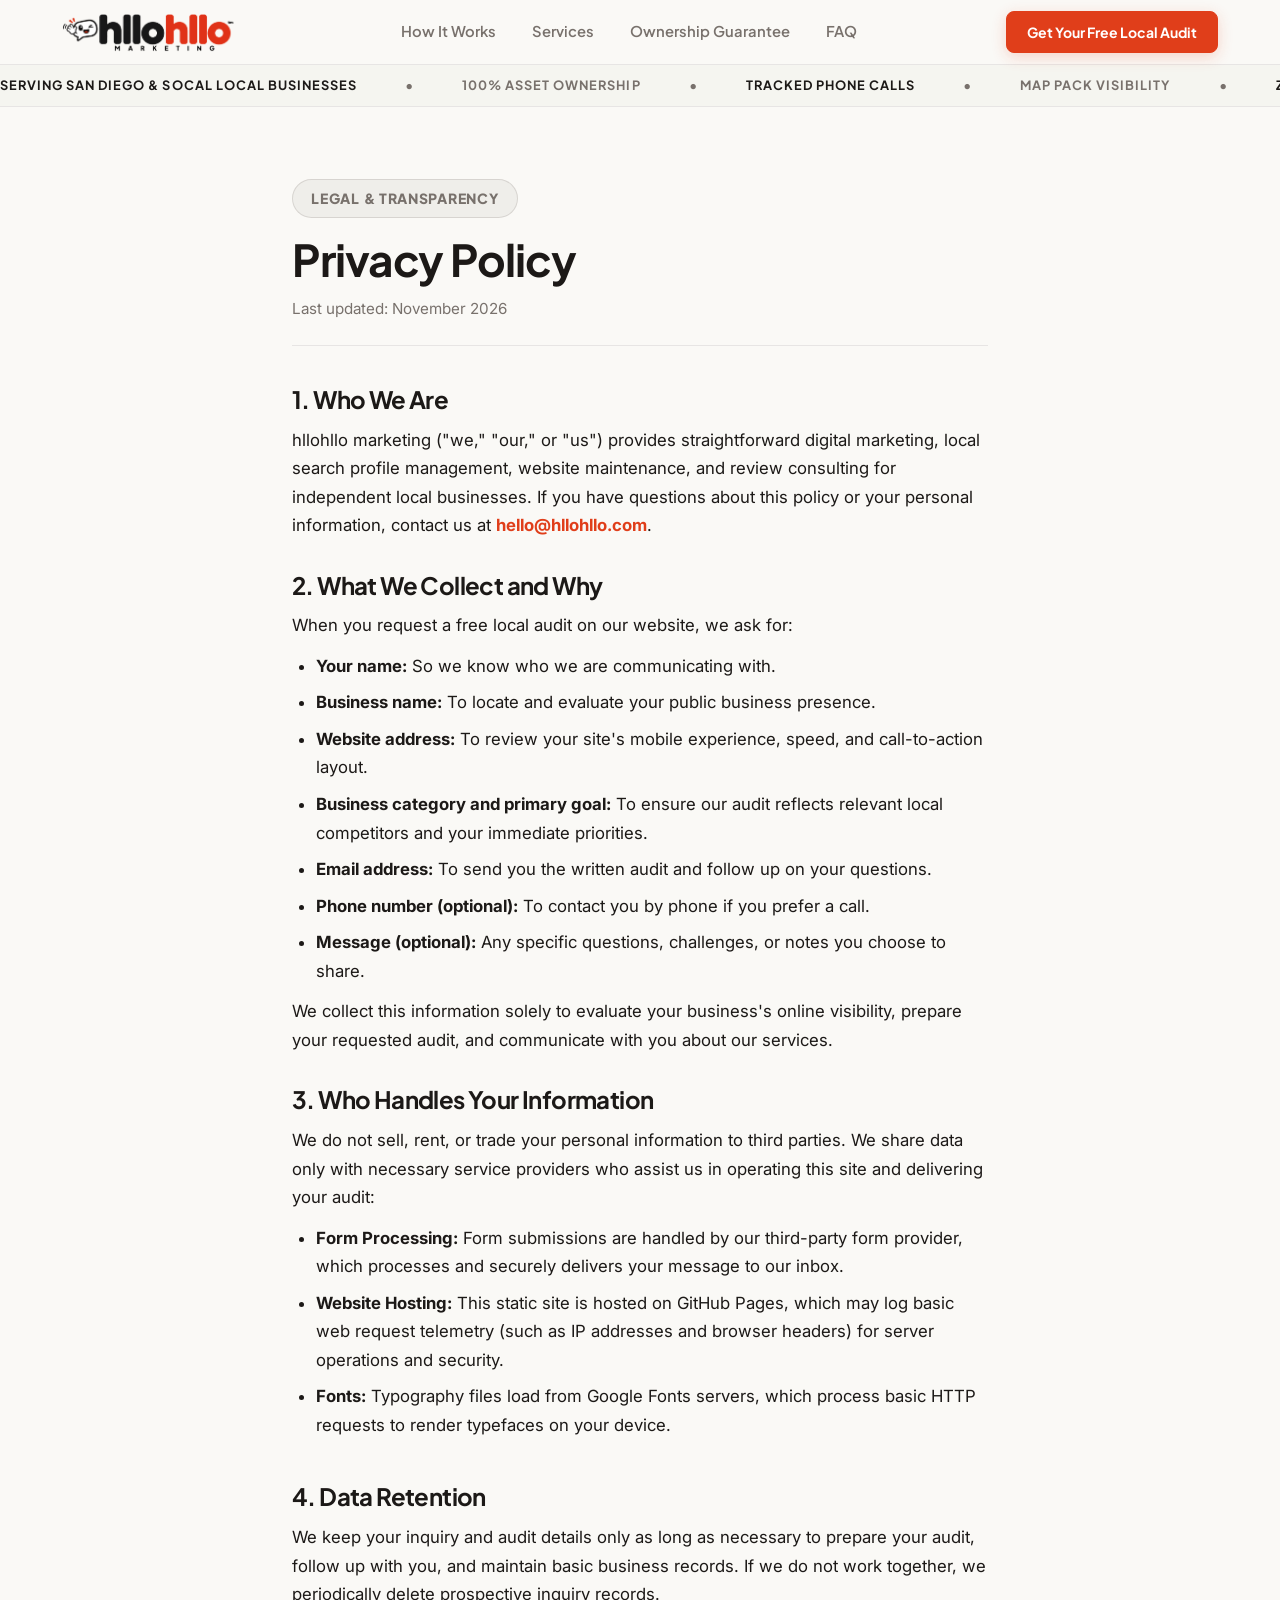
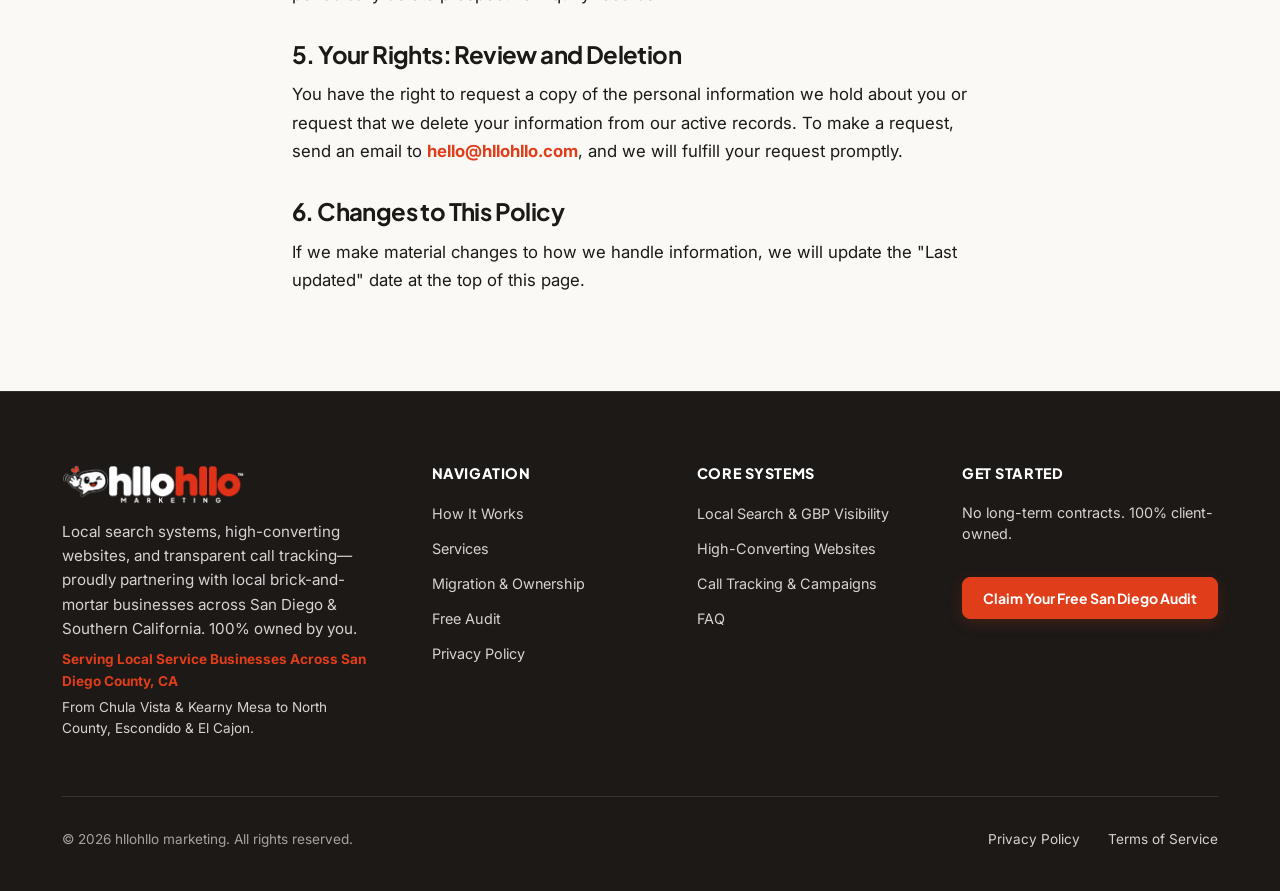
<file: privacy.html>
<!DOCTYPE html>
<html lang="en">
<head>
  <meta charset="UTF-8">
  <meta name="viewport" content="width=device-width, initial-scale=1.0">
  <meta name="robots" content="index, follow">
  
  <title>Privacy Policy | hllohllo marketing</title>
  <meta name="description" content="Privacy policy for hllohllo marketing. How we collect, handle, and protect your information.">
  <link rel="canonical" href="https://hllohllo.com/privacy.html">

  <!-- Google Fonts: Plus Jakarta Sans & Inter -->
  <link rel="preconnect" href="https://fonts.googleapis.com">
  <link rel="preconnect" href="https://fonts.gstatic.com" crossorigin>
  <link href="https://fonts.googleapis.com/css2?family=Inter:wght@400;500;600;700&family=Plus+Jakarta+Sans:wght@500;600;700;800&display=swap" rel="stylesheet">

  <link rel="icon" type="image/png" href="assets/hhlohllomktg-logo.png">
  <link rel="stylesheet" href="styles.css?v=21">
</head>
<body>

  <!-- ==========================================================================
       Header & Navigation
       ========================================================================== -->
  <header class="header" id="site-header">
    <div class="container nav-container">
      <a href="index.html" class="brand-logo" id="nav-brand-logo" aria-label="hllohllo marketing Home">
        <img src="assets/hhlohllomktg-logo.png" alt="hllohllo marketing" class="brand-logo-img" width="190" height="40">
      </a>

      <nav aria-label="Main Navigation">
        <ul class="nav-links" id="main-nav-links">
          <li><a href="index.html#roadmap" class="nav-link" id="nav-link-how-it-works">How It Works</a></li>
          <li><a href="index.html#services" class="nav-link" id="nav-link-services">Services</a></li>
          <li><a href="index.html#comparison" class="nav-link" id="nav-link-ownership">Ownership Guarantee</a></li>
          <li><a href="index.html#faq" class="nav-link" id="nav-link-faq">FAQ</a></li>
        </ul>
      </nav>

      <div class="nav-cta-group">
        <a href="index.html#growth-plan" class="btn btn-primary btn-sm" id="nav-btn-cta">
          <span>Get Your Free Local Audit</span>
        </a>

        <button class="mobile-menu-btn" id="mobile-menu-toggle" aria-label="Toggle navigation menu">
          <svg width="24" height="24" viewBox="0 0 24 24" fill="none" stroke="currentColor" stroke-width="2"><line x1="3" y1="12" x2="21" y2="12"></line><line x1="3" y1="6" x2="21" y2="6"></line><line x1="3" y1="18" x2="21" y2="18"></line></svg>
        </button>
      </div>
    </div>
  </header>

  <!-- Editorial Studio Ticker -->
  <div class="studio-banner">
    <div class="studio-marquee">
      <span class="highlight">Serving San Diego &amp; SoCal Local Businesses</span>
      <span>•</span>
      <span>100% Asset Ownership</span>
      <span>•</span>
      <span class="highlight">Tracked Phone Calls</span>
      <span>•</span>
      <span>Map Pack Visibility</span>
      <span>•</span>
      <span class="highlight">Zero Long-Term Contracts</span>
      <span>•</span>
      <span>Fast Sprint Execution</span>
      <span>•</span>
      <span class="highlight">Serving San Diego &amp; SoCal Local Businesses</span>
      <span>•</span>
      <span>100% Asset Ownership</span>
      <span>•</span>
      <span class="highlight">Tracked Phone Calls</span>
      <span>•</span>
      <span>Map Pack Visibility</span>
      <span>•</span>
      <span class="highlight">Zero Long-Term Contracts</span>
      <span>•</span>
      <span>Fast Sprint Execution</span>
    </div>
  </div>

  <main style="padding: 4.5rem 0 6rem 0;">
    <div class="container" style="max-width: 760px;">
      <div style="margin-bottom: 2.5rem; border-bottom: 1px solid var(--border-divider); padding-bottom: 1.5rem;">
        <span class="badge" style="margin-bottom: 1rem;">Legal &amp; Transparency</span>
        <h1 style="font-size: 2.75rem; margin-bottom: 0.75rem;">Privacy Policy</h1>
        <p style="color: var(--text-muted); font-size: 0.95rem;">Last updated: November 2026</p>
      </div>

      <article style="display: flex; flex-direction: column; gap: 2rem; font-size: 1.05rem; line-height: 1.7; color: var(--text-navy);">
        <section>
          <h2 style="font-size: 1.5rem; margin-bottom: 0.75rem;">1. Who We Are</h2>
          <p>
            hllohllo marketing ("we," "our," or "us") provides straightforward digital marketing, local search profile management, website maintenance, and review consulting for independent local businesses. If you have questions about this policy or your personal information, contact us at <strong><a href="mailto:hello@hllohllo.com">hello@hllohllo.com</a></strong>.
          </p>
        </section>

        <section>
          <h2 style="font-size: 1.5rem; margin-bottom: 0.75rem;">2. What We Collect and Why</h2>
          <p>
            When you request a free local audit on our website, we ask for:
          </p>
          <ul style="padding-left: 1.5rem; margin: 0.75rem 0; display: flex; flex-direction: column; gap: 0.5rem;">
            <li><strong>Your name:</strong> So we know who we are communicating with.</li>
            <li><strong>Business name:</strong> To locate and evaluate your public business presence.</li>
            <li><strong>Website address:</strong> To review your site's mobile experience, speed, and call-to-action layout.</li>
            <li><strong>Business category and primary goal:</strong> To ensure our audit reflects relevant local competitors and your immediate priorities.</li>
            <li><strong>Email address:</strong> To send you the written audit and follow up on your questions.</li>
            <li><strong>Phone number (optional):</strong> To contact you by phone if you prefer a call.</li>
            <li><strong>Message (optional):</strong> Any specific questions, challenges, or notes you choose to share.</li>
          </ul>
          <p>
            We collect this information solely to evaluate your business's online visibility, prepare your requested audit, and communicate with you about our services.
          </p>
        </section>

        <section>
          <h2 style="font-size: 1.5rem; margin-bottom: 0.75rem;">3. Who Handles Your Information</h2>
          <p>
            We do not sell, rent, or trade your personal information to third parties. We share data only with necessary service providers who assist us in operating this site and delivering your audit:
          </p>
          <ul style="padding-left: 1.5rem; margin: 0.75rem 0; display: flex; flex-direction: column; gap: 0.5rem;">
            <li><strong>Form Processing:</strong> Form submissions are handled by our third-party form provider, which processes and securely delivers your message to our inbox.</li>
            <li><strong>Website Hosting:</strong> This static site is hosted on GitHub Pages, which may log basic web request telemetry (such as IP addresses and browser headers) for server operations and security.</li>
            <li><strong>Fonts:</strong> Typography files load from Google Fonts servers, which process basic HTTP requests to render typefaces on your device.</li>
          </ul>
        </section>

        <section>
          <h2 style="font-size: 1.5rem; margin-bottom: 0.75rem;">4. Data Retention</h2>
          <p>
            We keep your inquiry and audit details only as long as necessary to prepare your audit, follow up with you, and maintain basic business records. If we do not work together, we periodically delete prospective inquiry records.
          </p>
        </section>

        <section>
          <h2 style="font-size: 1.5rem; margin-bottom: 0.75rem;">5. Your Rights: Review and Deletion</h2>
          <p>
            You have the right to request a copy of the personal information we hold about you or request that we delete your information from our active records. To make a request, send an email to <strong><a href="mailto:hello@hllohllo.com">hello@hllohllo.com</a></strong>, and we will fulfill your request promptly.
          </p>
        </section>

        <section>
          <h2 style="font-size: 1.5rem; margin-bottom: 0.75rem;">6. Changes to This Policy</h2>
          <p>
            If we make material changes to how we handle information, we will update the "Last updated" date at the top of this page.
          </p>
        </section>
      </article>
    </div>
  </main>

  <!-- ==========================================================================
       Footer
       ========================================================================== -->
  <footer class="footer">
    <div class="container">
      <div class="footer-grid">
        <div class="footer-brand">
          <a href="index.html" class="brand-logo" aria-label="hllohllo marketing Home">
            <img src="assets/hllohllo-logo-footer.png" alt="hllohllo marketing" class="brand-logo-img" width="190" height="40">
          </a>
          <p>
            Local search systems, high-converting websites, and transparent call tracking—proudly partnering with local brick-and-mortar businesses across San Diego &amp; Southern California. 100% owned by you.
          </p>
          <p style="font-size: 0.85rem; color: var(--btn-orange); font-weight: 700; margin-top: 0.5rem;">Serving Local Service Businesses Across San Diego County, CA</p>
          <p style="font-size: 0.85rem; color: #D6D3D1; margin-top: 0.25rem;">From Chula Vista &amp; Kearny Mesa to North County, Escondido &amp; El Cajon.</p>
        </div>

        <div class="footer-col">
          <h4>Navigation</h4>
          <ul class="footer-links">
            <li><a href="index.html#roadmap">How It Works</a></li>
            <li><a href="index.html#services">Services</a></li>
            <li><a href="index.html#comparison">Migration &amp; Ownership</a></li>
            <li><a href="index.html#growth-plan">Free Audit</a></li>
            <li><a href="privacy.html">Privacy Policy</a></li>
          </ul>
        </div>

        <div class="footer-col">
          <h4>Core Systems</h4>
          <ul class="footer-links">
            <li><a href="index.html#service-pillar-1">Local Search &amp; GBP Visibility</a></li>
            <li><a href="index.html#service-pillar-2">High-Converting Websites</a></li>
            <li><a href="index.html#service-pillar-3">Call Tracking &amp; Campaigns</a></li>
            <li><a href="index.html#faq">FAQ</a></li>
          </ul>
        </div>

        <div class="footer-col">
          <h4>Get Started</h4>
          <ul class="footer-links">
            <li style="color: #D6D3D1; font-size: 0.9rem; line-height: 1.5;">No long-term contracts. 100% client-owned.</li>
            <li style="margin-top: 1.25rem;">
              <a href="index.html#growth-plan" class="btn btn-primary btn-sm">Claim Your Free San Diego Audit</a>
            </li>
          </ul>
        </div>
      </div>

      <div class="footer-bottom">
        <div>&copy; 2026 hllohllo marketing. All rights reserved.</div>
        <div style="display: flex; gap: 1.75rem;">
          <a href="privacy.html">Privacy Policy</a>
          <a href="terms.html">Terms of Service</a>
        </div>
      </div>
    </div>
  </footer>

  <!-- JavaScript Interaction Script -->
  <script src="main.js"></script>
</body>
</html>
</file>
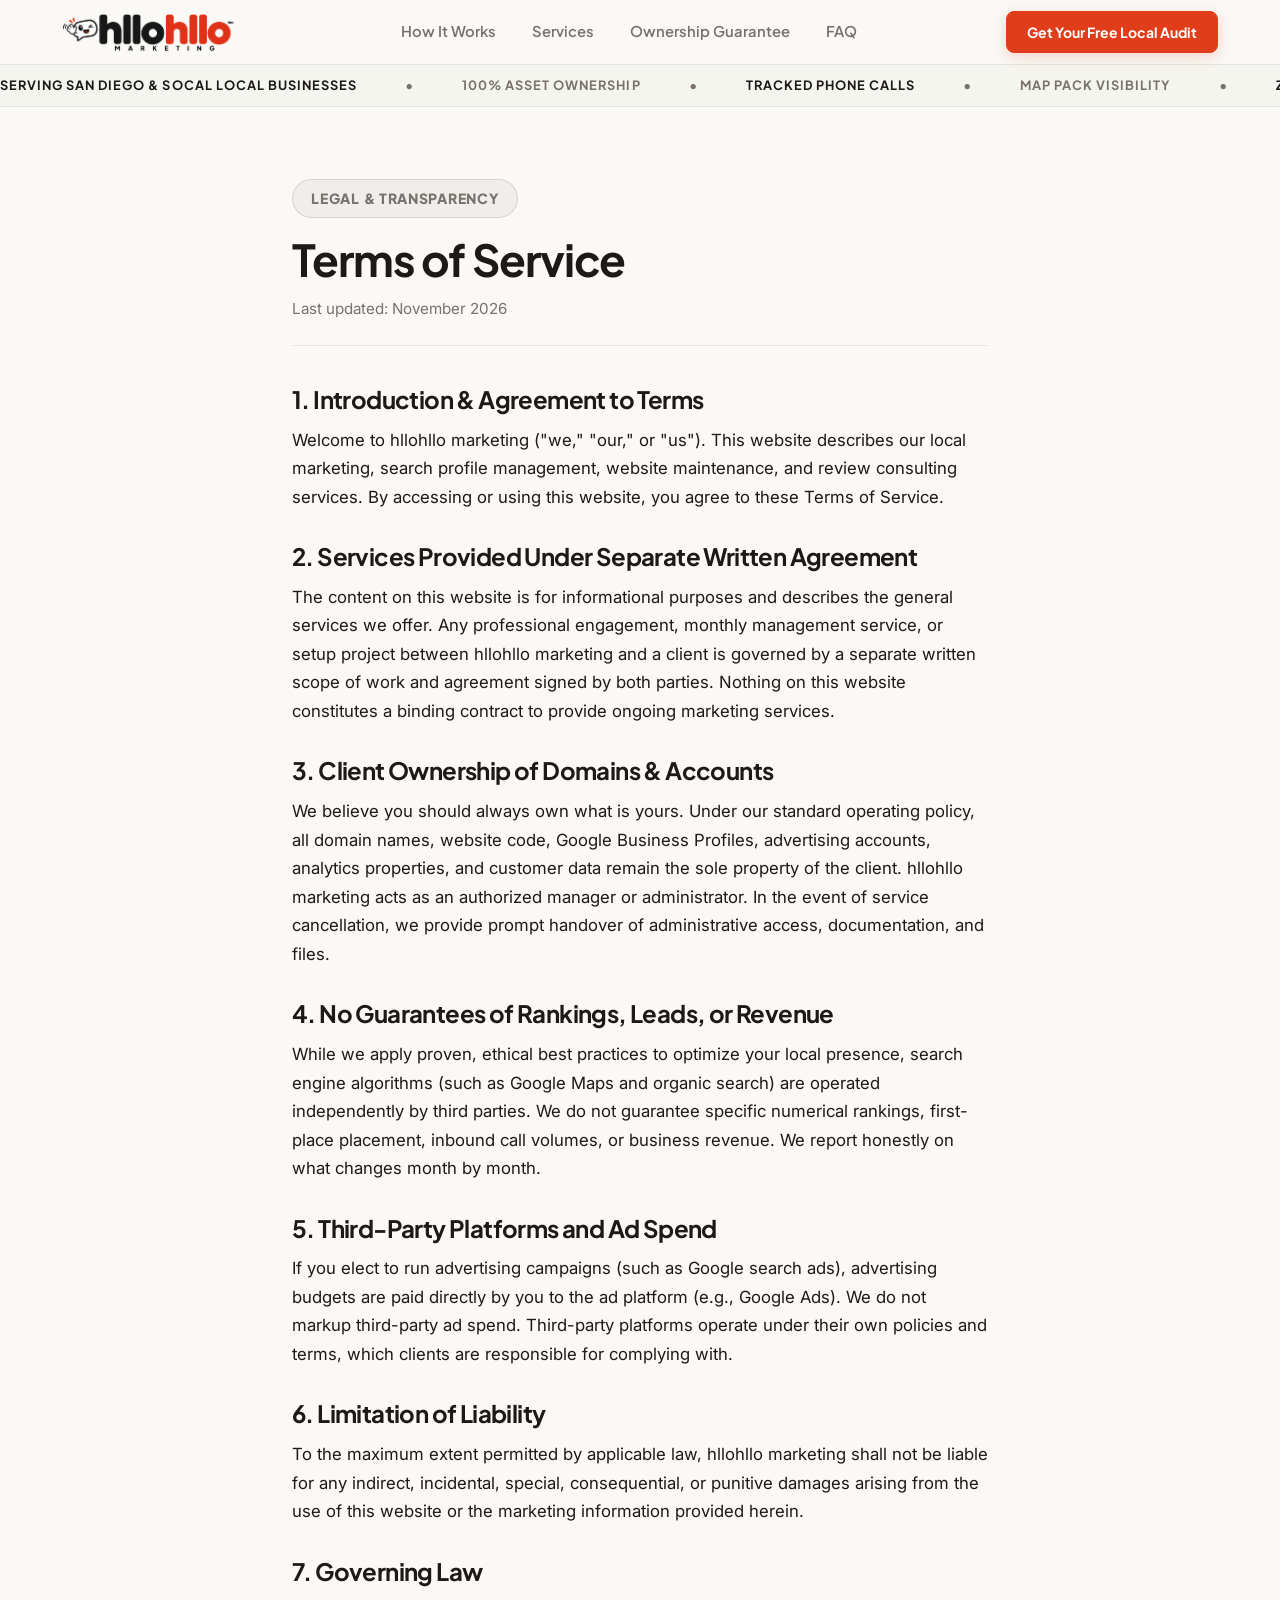
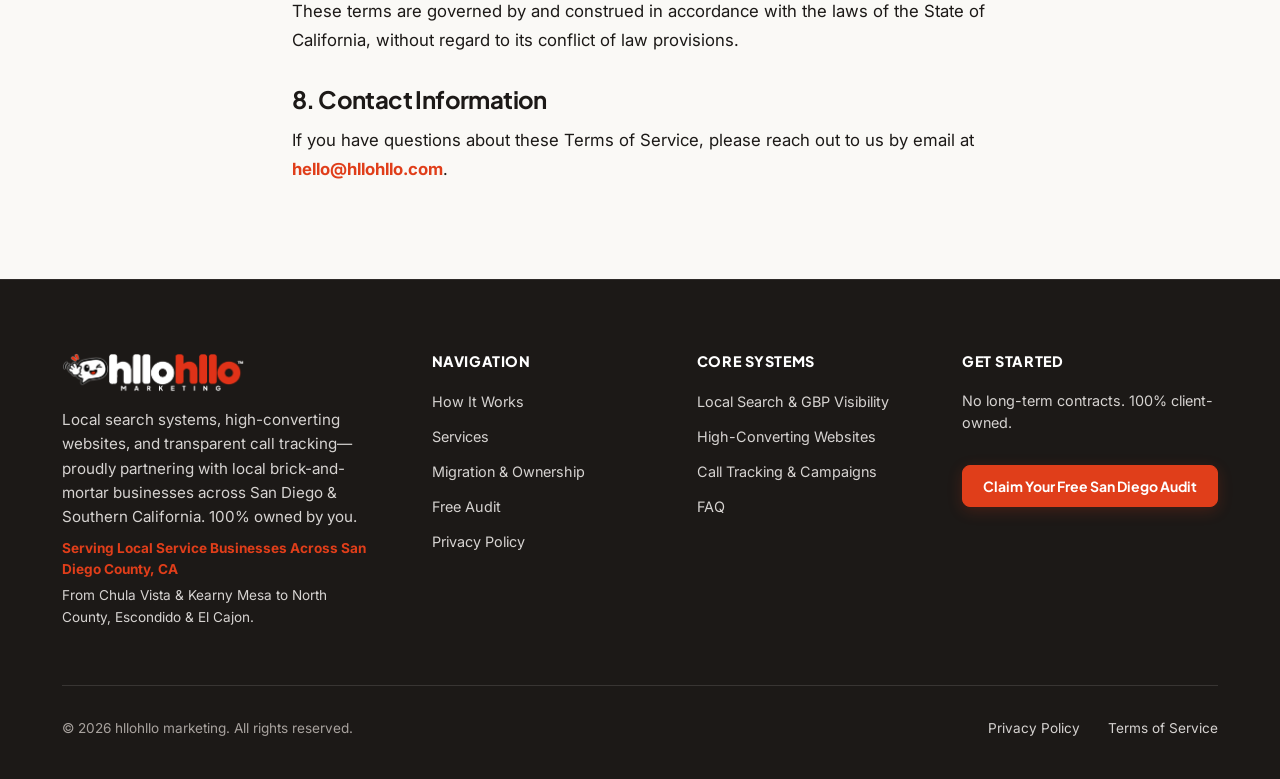
<file: terms.html>
<!DOCTYPE html>
<html lang="en">

<head>
  <meta charset="UTF-8">
  <meta name="viewport" content="width=device-width, initial-scale=1.0">
  <meta name="robots" content="index, follow">

  <title>Terms of Service | hllohllo marketing</title>
  <meta name="description"
    content="Terms of Service for hllohllo marketing. How our services work, ownership of accounts, and terms of engagement.">
  <link rel="canonical" href="https://hllohllo.com/terms.html">

  <!-- Google Fonts: Plus Jakarta Sans & Inter -->
  <link rel="preconnect" href="https://fonts.googleapis.com">
  <link rel="preconnect" href="https://fonts.gstatic.com" crossorigin>
  <link
    href="https://fonts.googleapis.com/css2?family=Inter:wght@400;500;600;700&family=Plus+Jakarta+Sans:wght@500;600;700;800&display=swap"
    rel="stylesheet">

  <link rel="icon" type="image/png" href="assets/hhlohllomktg-logo.png">
  <link rel="stylesheet" href="styles.css?v=21">
</head>

<body>

  <!-- ==========================================================================
       Header & Navigation
       ========================================================================== -->
  <header class="header" id="site-header">
    <div class="container nav-container">
      <a href="index.html" class="brand-logo" id="nav-brand-logo" aria-label="hllohllo marketing Home">
        <img src="assets/hhlohllomktg-logo.png" alt="hllohllo marketing" class="brand-logo-img" width="190" height="40">
      </a>

      <nav aria-label="Main Navigation">
        <ul class="nav-links" id="main-nav-links">
          <li><a href="index.html#roadmap" class="nav-link" id="nav-link-how-it-works">How It Works</a></li>
          <li><a href="index.html#services" class="nav-link" id="nav-link-services">Services</a></li>
          <li><a href="index.html#comparison" class="nav-link" id="nav-link-ownership">Ownership Guarantee</a></li>
          <li><a href="index.html#faq" class="nav-link" id="nav-link-faq">FAQ</a></li>
        </ul>
      </nav>

      <div class="nav-cta-group">
        <a href="index.html#growth-plan" class="btn btn-primary btn-sm" id="nav-btn-cta">
          <span>Get Your Free Local Audit</span>
        </a>

        <button class="mobile-menu-btn" id="mobile-menu-toggle" aria-label="Toggle navigation menu">
          <svg width="24" height="24" viewBox="0 0 24 24" fill="none" stroke="currentColor" stroke-width="2">
            <line x1="3" y1="12" x2="21" y2="12"></line>
            <line x1="3" y1="6" x2="21" y2="6"></line>
            <line x1="3" y1="18" x2="21" y2="18"></line>
          </svg>
        </button>
      </div>
    </div>
  </header>

  <!-- Editorial Studio Ticker -->
  <div class="studio-banner">
    <div class="studio-marquee">
      <span class="highlight">Serving San Diego &amp; SoCal Local Businesses</span>
      <span>•</span>
      <span>100% Asset Ownership</span>
      <span>•</span>
      <span class="highlight">Tracked Phone Calls</span>
      <span>•</span>
      <span>Map Pack Visibility</span>
      <span>•</span>
      <span class="highlight">Zero Long-Term Contracts</span>
      <span>•</span>
      <span>Fast Sprint Execution</span>
      <span>•</span>
      <span class="highlight">Serving San Diego &amp; SoCal Local Businesses</span>
      <span>•</span>
      <span>100% Asset Ownership</span>
      <span>•</span>
      <span class="highlight">Tracked Phone Calls</span>
      <span>•</span>
      <span>Map Pack Visibility</span>
      <span>•</span>
      <span class="highlight">Zero Long-Term Contracts</span>
      <span>•</span>
      <span>Fast Sprint Execution</span>
    </div>
  </div>

  <main style="padding: 4.5rem 0 6rem 0;">
    <div class="container" style="max-width: 760px;">
      <div style="margin-bottom: 2.5rem; border-bottom: 1px solid var(--border-divider); padding-bottom: 1.5rem;">
        <span class="badge" style="margin-bottom: 1rem;">Legal &amp; Transparency</span>
        <h1 style="font-size: 2.75rem; margin-bottom: 0.75rem;">Terms of Service</h1>
        <p style="color: var(--text-muted); font-size: 0.95rem;">Last updated: November 2026</p>
      </div>

      <article
        style="display: flex; flex-direction: column; gap: 2rem; font-size: 1.05rem; line-height: 1.7; color: var(--text-navy);">
        <section>
          <h2 style="font-size: 1.5rem; margin-bottom: 0.75rem;">1. Introduction &amp; Agreement to Terms</h2>
          <p>
            Welcome to hllohllo marketing ("we," "our," or "us"). This website describes our local marketing, search
            profile management, website maintenance, and review consulting services. By accessing or using this website,
            you agree to these Terms of Service.
          </p>
        </section>

        <section>
          <h2 style="font-size: 1.5rem; margin-bottom: 0.75rem;">2. Services Provided Under Separate Written Agreement
          </h2>
          <p>
            The content on this website is for informational purposes and describes the general services we offer. Any
            professional engagement, monthly management service, or setup project between hllohllo marketing and a
            client is governed by a separate written scope of work and agreement signed by both parties. Nothing on this
            website constitutes a binding contract to provide ongoing marketing services.
          </p>
        </section>

        <section>
          <h2 style="font-size: 1.5rem; margin-bottom: 0.75rem;">3. Client Ownership of Domains &amp; Accounts</h2>
          <p>
            We believe you should always own what is yours. Under our standard operating policy, all domain names,
            website code, Google Business Profiles, advertising accounts, analytics properties, and customer data remain
            the sole property of the client. hllohllo marketing acts as an authorized manager or administrator. In the
            event of service cancellation, we provide prompt handover of administrative access, documentation, and
            files.
          </p>
        </section>

        <section>
          <h2 style="font-size: 1.5rem; margin-bottom: 0.75rem;">4. No Guarantees of Rankings, Leads, or Revenue</h2>
          <p>
            While we apply proven, ethical best practices to optimize your local presence, search engine algorithms
            (such as Google Maps and organic search) are operated independently by third parties. We do not guarantee
            specific numerical rankings, first-place placement, inbound call volumes, or business revenue. We report
            honestly on what changes month by month.
          </p>
        </section>

        <section>
          <h2 style="font-size: 1.5rem; margin-bottom: 0.75rem;">5. Third-Party Platforms and Ad Spend</h2>
          <p>
            If you elect to run advertising campaigns (such as Google search ads), advertising budgets are paid directly
            by you to the ad platform (e.g., Google Ads). We do not markup third-party ad spend. Third-party platforms
            operate under their own policies and terms, which clients are responsible for complying with.
          </p>
        </section>

        <section>
          <h2 style="font-size: 1.5rem; margin-bottom: 0.75rem;">6. Limitation of Liability</h2>
          <p>
            To the maximum extent permitted by applicable law, hllohllo marketing shall not be liable for any indirect,
            incidental, special, consequential, or punitive damages arising from the use of this website or the
            marketing information provided herein.
          </p>
        </section>

        <section>
          <h2 style="font-size: 1.5rem; margin-bottom: 0.75rem;">7. Governing Law</h2>
          <p>
            These terms are governed by and construed in accordance with the laws of the State of California, without
            regard to its conflict of law provisions.
          </p>
        </section>

        <section>
          <h2 style="font-size: 1.5rem; margin-bottom: 0.75rem;">8. Contact Information</h2>
          <p>
            If you have questions about these Terms of Service, please reach out to us by email at <strong><a
                href="mailto:hello@hllohllo.com">hello@hllohllo.com</a></strong>.
          </p>
        </section>
      </article>
    </div>
  </main>

  <!-- ==========================================================================
       Footer
       ========================================================================== -->
  <footer class="footer">
    <div class="container">
      <div class="footer-grid">
        <div class="footer-brand">
          <a href="index.html" class="brand-logo" aria-label="hllohllo marketing Home">
            <img src="assets/hllohllo-logo-footer.png" alt="hllohllo marketing" class="brand-logo-img" width="190"
              height="40">
          </a>
          <p>
            Local search systems, high-converting websites, and transparent call tracking—proudly partnering with local
            brick-and-mortar businesses across San Diego &amp; Southern California. 100% owned by you.
          </p>
          <p style="font-size: 0.85rem; color: var(--btn-orange); font-weight: 700; margin-top: 0.5rem;">Serving Local
            Service Businesses Across San Diego County, CA</p>
          <p style="font-size: 0.85rem; color: #D6D3D1; margin-top: 0.25rem;">From Chula Vista &amp; Kearny Mesa to
            North County, Escondido &amp; El Cajon.</p>
        </div>

        <div class="footer-col">
          <h4>Navigation</h4>
          <ul class="footer-links">
            <li><a href="index.html#roadmap">How It Works</a></li>
            <li><a href="index.html#services">Services</a></li>
            <li><a href="index.html#comparison">Migration &amp; Ownership</a></li>
            <li><a href="index.html#growth-plan">Free Audit</a></li>
            <li><a href="privacy.html">Privacy Policy</a></li>
          </ul>
        </div>

        <div class="footer-col">
          <h4>Core Systems</h4>
          <ul class="footer-links">
            <li><a href="index.html#service-pillar-1">Local Search &amp; GBP Visibility</a></li>
            <li><a href="index.html#service-pillar-2">High-Converting Websites</a></li>
            <li><a href="index.html#service-pillar-3">Call Tracking &amp; Campaigns</a></li>
            <li><a href="index.html#faq">FAQ</a></li>
          </ul>
        </div>

        <div class="footer-col">
          <h4>Get Started</h4>
          <ul class="footer-links">
            <li style="color: #D6D3D1; font-size: 0.9rem; line-height: 1.5;">No long-term contracts. 100% client-owned.
            </li>
            <li style="margin-top: 1.25rem;">
              <a href="index.html#growth-plan" class="btn btn-primary btn-sm">Claim Your Free San Diego Audit</a>
            </li>
          </ul>
        </div>
      </div>

      <div class="footer-bottom">
        <div>&copy; 2026 hllohllo marketing. All rights reserved.</div>
        <div style="display: flex; gap: 1.75rem;">
          <a href="privacy.html">Privacy Policy</a>
          <a href="terms.html">Terms of Service</a>
        </div>
      </div>
    </div>
  </footer>

  <!-- JavaScript Interaction Script -->
  <script src="main.js"></script>
</body>

</html>
</file>
<file: styles.css>
/* ==========================================================================
   HLLOHLLO MARKETING (hllohllo.com)
   2027 Geometric Agency Design System — Aligned with hllo.you
   
   Color Strategy & Implementation Matrix:
     - Primary Canvas: #FAF9F6 (Warm Alabaster)
     - Card / Band Surfaces: #FFFFFF (Crisp White) with subtle #E7E5E4 borders
     - Dark Sections & Insets: #1C1917 (Rich Charcoal Ink) & #26221F (Dark Inset Cards)
     - Primary CTAs & Accents: #E03E1A (hllo Red-Orange, hover #C93514)
     - Body Text: #1C1917 (Rich Charcoal Ink)
     - Muted Text: #78716C (Warm Stone Gray)

   Typography System:
     - Headings (H1-H6): 'Plus Jakarta Sans', sans-serif (Tight -0.025em tracking)
     - Body & UI: 'Inter' & 'Plus Jakarta Sans', sans-serif
   ========================================================================== */

:root {
  /* Alabaster Canvas & Rich Charcoal Ink */
  --bg-canvas: #FAF9F6;
  --bg-cream: #FAF9F6;

  --text-ink: #1C1917;
  --text-navy: #1C1917;
  --text-muted: #78716C;
  --text-light: #A8A29E;

  /* Rich Charcoal Dark Surfaces */
  --surface-dark: #1C1917;
  --surface-dark-card: #26221F;
  --coastal-navy: #1C1917;
  --coastal-navy-dark: #151312;
  --border-dark: rgba(255, 255, 255, 0.12);

  /* Red-Orange Primary Accents (hllo.you sister token) */
  --btn-accent: #E03E1A;
  --btn-accent-hover: #C93514;
  --btn-accent-soft: rgba(224, 62, 26, 0.08);
  --btn-accent-glow: rgba(224, 62, 26, 0.2);
  --btn-orange: #E03E1A;
  --btn-orange-hover: #C93514;
  --btn-orange-soft: rgba(224, 62, 26, 0.08);
  --btn-orange-glow: rgba(224, 62, 26, 0.2);

  --blue-anchor: #E03E1A;
  --blue-anchor-hover: #C93514;
  --blue-soft: rgba(224, 62, 26, 0.08);

  --sage-border: #78716C;
  --sage-soft: rgba(120, 113, 108, 0.08);
  --sage-border-subtle: rgba(120, 113, 108, 0.2);

  --border-divider: #E7E5E4;
  --border-subtle: #E7E5E4;
  --card-white: #FFFFFF;
  --surface-cream-alt: #F5F5F0;
  --surface-alt: #F5F5F0;

  /* Typography: Modern Geometric Sans Pairing (hllo.you) */
  --font-serif: 'Plus Jakarta Sans', system-ui, -apple-system, sans-serif;
  --font-heading: 'Plus Jakarta Sans', system-ui, -apple-system, sans-serif;
  --font-sans: 'Plus Jakarta Sans', system-ui, -apple-system, sans-serif;
  --font-body: 'Inter', system-ui, -apple-system, sans-serif;

  /* Layout & Geometry - Clean Unified Radii (8px-12px, zero glassmorphism) */
  --container-max: 1220px;
  --radius-sm: 8px;
  --radius-md: 12px;
  --radius-lg: 16px;
  --radius-full: 9999px;

  /* Transitions */
  --transition-fast: 0.18s cubic-bezier(0.16, 1, 0.3, 1);
  --transition-smooth: 0.25s cubic-bezier(0.16, 1, 0.3, 1);
}

/* Base Reset & Defaults */
*,
*::before,
*::after {
  box-sizing: border-box;
  margin: 0;
  padding: 0;
}

html {
  scroll-behavior: smooth;
  font-size: 16px;
  background-color: var(--bg-cream);
  color: var(--text-navy);
  font-family: var(--font-body);
  line-height: 1.6;
  -webkit-font-smoothing: antialiased;
}

body {
  overflow-x: hidden;
  background: var(--bg-cream);
  color: var(--text-navy);
  min-height: 100vh;
}

img {
  max-width: 100%;
  height: auto;
  display: block;
}

a {
  color: var(--blue-anchor);
  text-decoration: none;
  transition: color var(--transition-fast);
}

a:hover {
  color: var(--blue-anchor-hover);
}

button,
input,
select,
textarea {
  font-family: var(--font-sans);
  font-size: inherit;
}

.container {
  width: 100%;
  max-width: var(--container-max);
  margin: 0 auto;
  padding: 0 2rem;
}

/* ==========================================================================
   Editorial Serif Display Headlines + Bold Utilitarian Sans Cards
   ========================================================================== */
h1,
h2 {
  font-family: var(--font-serif);
  font-weight: 700;
  line-height: 1.15;
  color: var(--text-navy);
  letter-spacing: -0.025em;
  font-optical-sizing: auto;
}

h3,
h4,
h5,
h6 {
  font-family: var(--font-sans);
  font-weight: 800;
  line-height: 1.25;
  color: var(--text-navy);
  letter-spacing: -0.02em;
}

.text-orange,
.text-accent {
  color: var(--btn-orange);
}

.underline-accent {
  text-decoration: underline;
  text-decoration-color: var(--btn-orange);
  text-decoration-thickness: 3px;
  text-underline-offset: 6px;
}

.text-accent em,
em.text-accent {
  font-style: italic;
  font-family: inherit;
}

.text-blue {
  color: var(--blue-anchor);
}

.text-italic {
  font-style: italic;
  font-weight: 600;
}

.section-tag {
  display: inline-flex;
  align-items: center;
  margin-bottom: 1rem;
}

.badge {
  display: inline-flex;
  align-items: center;
  gap: 0.5rem;
  padding: 0.45rem 1.15rem;
  border-radius: var(--radius-full);
  font-size: 0.875rem;
  font-family: var(--font-sans);
  font-weight: 800;
  letter-spacing: 0.05em;
  text-transform: uppercase;
  background: var(--sage-soft);
  border: 1px solid var(--sage-border-subtle);
  color: var(--sage-border);
}

.badge-orange,
.badge-accent {
  background: var(--btn-accent-soft);
  border-color: rgba(224, 62, 26, 0.28);
  color: var(--btn-accent);
}

.badge-blue {
  background: var(--btn-accent-soft);
  border-color: rgba(224, 62, 26, 0.28);
  color: var(--btn-accent);
}

/* hllo.you Integrated Technology Stack Badge */
.hllo-powered-badge {
  display: inline-flex;
  align-items: center;
  gap: 0.35rem;
  font-family: var(--font-sans);
  font-size: 0.8rem;
  font-weight: 700;
  letter-spacing: 0.04em;
  padding: 0.3rem 0.75rem;
  border-radius: var(--radius-full);
  background: rgba(224, 62, 26, 0.08);
  border: 1px solid rgba(224, 62, 26, 0.25);
  color: var(--btn-accent);
  text-transform: none;
}

.hllo-powered-badge.hllo-powered-dark {
  background: rgba(255, 255, 255, 0.08);
  border: 1px solid rgba(255, 255, 255, 0.16);
  color: #E7E5E4;
}

.section-header {
  text-align: center;
  max-width: 780px;
  margin: 0 auto 3rem auto;
}

.section-header h2 {
  font-size: 2.85rem;
  margin-bottom: 0.85rem;
}

.section-header p {
  font-size: 1.125rem;
  color: var(--text-muted);
  line-height: 1.6;
}

/* ==========================================================================
   Buttons (Energy Orange Accent #FF5A1F)
   ========================================================================== */
.btn {
  display: inline-flex;
  align-items: center;
  justify-content: center;
  gap: 0.65rem;
  padding: 0.85rem 1.85rem;
  border-radius: var(--radius-sm);
  font-family: var(--font-sans);
  font-weight: 700;
  font-size: 0.95rem;
  cursor: pointer;
  border: 1px solid transparent;
  transition: all var(--transition-fast);
  white-space: nowrap;
}

.btn-primary,
a.btn-primary,
button.btn-primary {
  background: var(--btn-orange);
  color: #FFFFFF !important;
  border-color: var(--btn-orange);
  box-shadow: 0 4px 15px var(--btn-orange-glow);
}

.btn-primary:hover,
a.btn-primary:hover,
button.btn-primary:hover {
  background: var(--btn-orange-hover);
  border-color: var(--btn-orange-hover);
  transform: translateY(-2px);
  box-shadow: 0 8px 25px var(--btn-orange-glow);
  color: #FFFFFF !important;
}

.btn-secondary,
a.btn-secondary,
button.btn-secondary {
  background: var(--card-white);
  border: 1px solid var(--border-divider);
  color: var(--text-navy) !important;
}

.btn-secondary:hover,
a.btn-secondary:hover,
button.btn-secondary:hover {
  background: var(--surface-cream-alt);
  border-color: var(--sage-border);
  transform: translateY(-2px);
  color: var(--text-navy) !important;
}

.btn-sm {
  padding: 0.55rem 1.25rem;
  font-size: 0.875rem;
}

.btn-lg {
  padding: 1.05rem 2.25rem;
  font-size: 1.05rem;
}

/* ==========================================================================
   Header & Navigation
   ========================================================================== */
.header {
  position: sticky;
  top: 0;
  z-index: 1000;
  background: rgba(250, 249, 246, 0.92);
  backdrop-filter: blur(14px);
  border-bottom: 1px solid var(--border-divider);
}

.nav-container {
  display: flex;
  align-items: center;
  justify-content: space-between;
  height: 64px;
}

.brand-logo {
  display: flex;
  align-items: center;
  gap: 0.85rem;
  text-decoration: none;
}

.brand-logo-img {
  height: 40px;
  width: auto;
  max-width: 200px;
  display: block;
  object-fit: contain;
  transition: transform var(--transition-fast);
}

.brand-logo:hover .brand-logo-img {
  transform: scale(1.02);
}

.header .brand-logo-img {
  height: 40px;
  max-width: 200px;
}

.footer-brand .brand-logo-img {
  height: 40px;
  max-width: 200px;
}

.nav-links {
  display: flex;
  align-items: center;
  gap: 2.25rem;
  list-style: none;
}

.nav-link {
  font-family: var(--font-sans);
  font-size: 0.925rem;
  font-weight: 600;
  color: var(--text-muted);
}

.nav-link:hover {
  color: var(--text-navy);
}

.nav-cta-group {
  display: flex;
  align-items: center;
  gap: 1rem;
}

.mobile-menu-btn {
  display: none;
  background: transparent;
  border: none;
  color: var(--text-navy);
  cursor: pointer;
  padding: 0.5rem;
}

/* ==========================================================================
   Quiet Luxury Studio Ticker
   ========================================================================== */
.studio-banner {
  border-bottom: 1px solid var(--border-divider);
  background: var(--surface-cream-alt);
  padding: 0.65rem 0;
  overflow: hidden;
}

.studio-marquee {
  display: flex;
  white-space: nowrap;
  animation: marquee-slow 40s linear infinite;
  gap: 3rem;
  font-family: var(--font-sans);
  font-size: 0.8rem;
  font-weight: 700;
  letter-spacing: 0.08em;
  text-transform: uppercase;
  color: var(--sage-border);
}

.studio-marquee span.highlight {
  color: var(--text-navy);
}

@keyframes marquee-slow {
  0% {
    transform: translateX(0);
  }

  100% {
    transform: translateX(-50%);
  }
}

/* ==========================================================================
   Hero Section: Editorial Dossier Aesthetic
   ========================================================================== */
.hero {
  padding: 4.75rem 0 4.25rem 0;
  border-bottom: 1px solid var(--border-divider);
}

.hero-grid {
  display: grid;
  grid-template-columns: 1fr 1fr;
  align-items: center;
  gap: 3rem;
}

.hero-content {
  position: relative;
  padding-top: 0.25rem;
}

.hero-title {
  font-family: var(--font-serif);
  font-size: 3.25rem;
  font-weight: 700;
  letter-spacing: -0.025em;
  line-height: 1.14;
  margin-bottom: 1.15rem;
  color: var(--text-navy);
}

.hero-subtitle {
  font-size: 1.1rem;
  color: var(--text-muted);
  line-height: 1.6;
  margin-bottom: 1.85rem;
  max-width: 530px;
}

.hero-cta-group {
  display: flex;
  flex-wrap: wrap;
  align-items: center;
  gap: 0.85rem;
  margin-bottom: 1.85rem;
}

.hero-cta-group .btn-lg {
  padding: 0.95rem 1.65rem;
  font-size: 0.975rem;
}

/* Engineered Trust Strip */
.hero-trust-strip {
  display: grid;
  grid-template-columns: repeat(3, 1fr);
  gap: 0.75rem;
  padding-top: 1.35rem;
  border-top: 1px solid var(--border-divider);
}

.trust-pill {
  display: flex;
  align-items: center;
  gap: 0.55rem;
  background: var(--card-white);
  border: 1px solid var(--border-divider);
  border-radius: var(--radius-sm);
  padding: 0.65rem 0.65rem;
  box-shadow: 0 2px 6px rgba(26, 37, 54, 0.03);
  transition: transform var(--transition-fast), border-color var(--transition-fast);
}

.trust-pill:hover {
  transform: translateY(-1px);
  border-color: var(--sage-border);
}

.trust-pill-icon {
  width: 28px;
  height: 28px;
  border-radius: 6px;
  background: var(--sage-soft);
  color: #3B5338;
  display: flex;
  align-items: center;
  justify-content: center;
  flex-shrink: 0;
}

.trust-pill-content {
  display: flex;
  flex-direction: column;
  line-height: 1.2;
}

.trust-pill-content strong {
  font-family: var(--font-sans);
  font-size: 0.735rem;
  font-weight: 800;
  color: var(--text-navy);
  letter-spacing: -0.01em;
  white-space: nowrap;
}

.trust-pill-content span {
  font-size: 0.665rem;
  color: var(--text-muted);
  white-space: nowrap;
}

/* ==========================================================================
   Hero Right Asset: Modern Browser Mockup & Growth Engine Dashboard
   55/45 Desktop Split Anchor
   ========================================================================== */
.hero-visual-wrap {
  position: relative;
  width: 100%;
  margin-top: 0.5rem;
}

/* Local Search & Lead Machine Live Mockup */
.local-lead-machine {
  background: var(--card-white);
  border-radius: var(--radius-lg);
  border: 1px solid var(--border-divider);
  box-shadow: 0 25px 60px -15px rgba(26, 37, 54, 0.15), 0 8px 24px -6px rgba(26, 37, 54, 0.06);
  padding: 1.5rem;
  display: flex;
  flex-direction: column;
  gap: 1.15rem;
  transition: transform var(--transition-smooth);
}

.local-lead-machine:hover {
  transform: translateY(-3px);
}

.map-pack-unit {
  background: var(--surface-cream-alt);
  border: 1px solid var(--border-divider);
  border-radius: var(--radius-md);
  padding: 1.1rem;
}

.map-pack-top {
  display: flex;
  align-items: center;
  justify-content: space-between;
  margin-bottom: 0.65rem;
}

.map-pack-badge {
  display: inline-flex;
  align-items: center;
  gap: 0.4rem;
  font-size: 0.72rem;
  font-weight: 800;
  text-transform: uppercase;
  letter-spacing: 0.05em;
  color: var(--text-ink);
  background: rgba(28, 25, 23, 0.06);
  border: 1px solid var(--border-divider);
  padding: 0.25rem 0.6rem;
  border-radius: var(--radius-full);
}

.map-pack-rank {
  display: inline-flex;
  align-items: center;
  gap: 0.4rem;
  font-size: 0.75rem;
  font-weight: 800;
  color: var(--btn-accent);
  background: var(--btn-accent-soft);
  border: 1px solid rgba(224, 62, 26, 0.2);
  padding: 0.25rem 0.65rem;
  border-radius: var(--radius-full);
}

.pulse-dot {
  width: 7px;
  height: 7px;
  border-radius: 50%;
  background: var(--btn-accent);
  box-shadow: 0 0 0 2px rgba(224, 62, 26, 0.25);
  display: inline-block;
  animation: pulseGlow 2s infinite;
}

@keyframes pulseGlow {
  0% {
    transform: scale(0.95);
    box-shadow: 0 0 0 0 rgba(224, 62, 26, 0.7);
  }

  70% {
    transform: scale(1);
    box-shadow: 0 0 0 6px rgba(224, 62, 26, 0);
  }

  100% {
    transform: scale(0.95);
    box-shadow: 0 0 0 0 rgba(224, 62, 26, 0);
  }
}

.map-biz-row {
  display: flex;
  align-items: center;
  justify-content: space-between;
  gap: 0.75rem;
}

.map-biz-info h4 {
  font-size: 1.05rem;
  font-weight: 800;
  color: var(--text-navy);
  margin-bottom: 0.2rem;
}

.map-stars {
  display: flex;
  align-items: center;
  gap: 0.35rem;
  font-size: 0.8rem;
  color: var(--text-muted);
}

.stars-gold {
  color: #FBBC04;
  font-size: 0.95rem;
  letter-spacing: 1px;
}

.phone-lead-alert {
  background: var(--surface-dark-card);
  color: #FFFFFF;
  border-radius: var(--radius-md);
  padding: 1.15rem;
  display: flex;
  align-items: center;
  gap: 1rem;
  border: 1px solid rgba(255, 255, 255, 0.1);
  box-shadow: 0 10px 25px rgba(0, 0, 0, 0.25);
  position: relative;
  overflow: hidden;
}

.phone-lead-alert::before {
  content: '';
  position: absolute;
  top: 0;
  left: 0;
  width: 4px;
  height: 100%;
  background: var(--btn-orange);
}

.phone-lead-icon {
  width: 44px;
  height: 44px;
  border-radius: 50%;
  background: var(--btn-orange);
  color: #FFFFFF;
  display: flex;
  align-items: center;
  justify-content: center;
  flex-shrink: 0;
  box-shadow: 0 4px 12px rgba(224, 62, 26, 0.35);
}

.phone-lead-details {
  flex: 1;
  min-width: 0;
}

.phone-lead-tag {
  display: flex;
  align-items: center;
  gap: 0.45rem;
  font-size: 0.72rem;
  font-weight: 800;
  text-transform: uppercase;
  letter-spacing: 0.05em;
  color: var(--btn-accent);
  margin-bottom: 0.2rem;
}

.phone-lead-caller {
  font-family: var(--font-heading);
  font-size: 1.15rem;
  font-weight: 800;
  color: #FFFFFF;
  line-height: 1.2;
}

.phone-lead-meta {
  font-size: 0.775rem;
  color: #A0ABC0;
  margin-top: 0.2rem;
}

.metrics-strip {
  display: grid;
  grid-template-columns: repeat(3, 1fr);
  gap: 0.75rem;
}

.metric-pill {
  background: var(--surface-cream-alt);
  border: 1px solid var(--border-divider);
  border-radius: var(--radius-sm);
  padding: 0.75rem 0.5rem;
  text-align: center;
}

.metric-num {
  font-family: var(--font-heading);
  font-size: 1.35rem;
  font-weight: 800;
  color: var(--text-navy);
  line-height: 1.1;
  margin-bottom: 0.2rem;
}

.metric-num.accent {
  color: var(--btn-orange);
}

.metric-lbl {
  font-size: 0.7rem;
  font-weight: 700;
  text-transform: uppercase;
  letter-spacing: 0.04em;
  color: var(--text-muted);
}

.lead-machine-footer {
  display: flex;
  align-items: center;
  justify-content: space-between;
  padding-top: 0.75rem;
  border-top: 1px solid var(--border-divider);
  font-size: 0.775rem;
  color: var(--text-muted);
}

.audit-card {
  background: var(--card-white);
  border-radius: var(--radius-md);
  border: 1px solid var(--border-divider);
  box-shadow: 0 20px 45px -12px rgba(26, 37, 54, 0.1),
    0 4px 12px -2px rgba(26, 37, 54, 0.04);
  padding: 1.5rem;
  transition: transform var(--transition-smooth), box-shadow var(--transition-smooth);
}

.audit-card:hover {
  transform: translateY(-2px);
  box-shadow: 0 24px 50px -12px rgba(26, 37, 54, 0.14),
    0 6px 16px -2px rgba(26, 37, 54, 0.06);
}

.audit-card-header {
  display: flex;
  align-items: center;
  justify-content: space-between;
  padding-bottom: 1.1rem;
  border-bottom: 1px solid var(--border-divider);
  margin-bottom: 0.5rem;
}

.audit-card-title {
  font-family: var(--font-sans);
  font-size: 1.25rem;
  font-weight: 800;
  color: var(--text-navy);
  letter-spacing: -0.02em;
}

.audit-badge-example {
  display: inline-flex;
  align-items: center;
  padding: 0.25rem 0.65rem;
  border-radius: var(--radius-full);
  font-family: var(--font-sans);
  font-size: 0.725rem;
  font-weight: 700;
  letter-spacing: 0.04em;
  text-transform: uppercase;
  background: var(--surface-cream-alt);
  border: 1px solid var(--border-divider);
  color: var(--text-muted);
}

.audit-rows {
  display: flex;
  flex-direction: column;
}

.audit-row {
  display: grid;
  grid-template-columns: auto 1fr auto;
  align-items: center;
  gap: 1rem;
  padding: 0.95rem 0;
  border-bottom: 1px solid #F0EEE8;
}

.audit-row:last-child {
  border-bottom: none;
}

.audit-row-icon {
  width: 36px;
  height: 36px;
  border-radius: var(--radius-sm);
  background: var(--surface-cream-alt);
  border: 1px solid var(--border-divider);
  color: var(--sage-border);
  display: flex;
  align-items: center;
  justify-content: center;
  flex-shrink: 0;
}

.audit-row-main {
  display: flex;
  flex-direction: column;
  gap: 0.15rem;
  min-width: 0;
}

.audit-row-label {
  font-family: var(--font-sans);
  font-size: 0.925rem;
  font-weight: 700;
  color: var(--text-navy);
  line-height: 1.25;
}

.audit-row-text {
  font-size: 0.8rem;
  color: var(--text-muted);
  line-height: 1.4;
}

/* Status Chips */
.audit-chip {
  display: inline-flex;
  align-items: center;
  justify-content: center;
  padding: 0.3rem 0.75rem;
  border-radius: var(--radius-full);
  font-family: var(--font-sans);
  font-size: 0.75rem;
  font-weight: 700;
  letter-spacing: 0.02em;
  flex-shrink: 0;
  white-space: nowrap;
}

/* Check: Neutral tokens */
.audit-chip-check {
  background: rgba(28, 25, 23, 0.06);
  border: 1px solid var(--border-divider);
  color: var(--text-ink);
}

/* Fix: Orange-soft tokens */
.audit-chip-fix {
  background: var(--btn-orange-soft);
  border: 1px solid rgba(255, 90, 31, 0.3);
  color: var(--btn-orange);
}

/* Set up: Blue-soft tokens */
.audit-chip-setup {
  background: var(--blue-soft);
  border: 1px solid rgba(16, 64, 230, 0.25);
  color: var(--blue-anchor);
}

.audit-card-footer {
  margin-top: 0.75rem;
  padding-top: 0.85rem;
  border-top: 1px solid var(--border-divider);
}

.audit-card-footnote {
  font-size: 0.75rem;
  color: var(--text-light);
  line-height: 1.45;
  font-style: italic;
}

@media (max-width: 768px) {
  .hero-visual-wrap {
    margin-top: 2rem;
  }
}

@media (max-width: 480px) {
  .audit-card {
    padding: 1.15rem;
  }

  .audit-row {
    grid-template-columns: auto 1fr;
    grid-template-rows: auto auto;
    gap: 0.65rem 0.85rem;
    align-items: start;
    padding: 0.85rem 0;
  }

  .audit-row-icon {
    grid-row: 1 / span 2;
  }

  .audit-row-main {
    grid-column: 2;
  }

  .audit-chip {
    grid-column: 2;
    justify-self: start;
    margin-top: 0.25rem;
  }
}

/* ==========================================================================
   Comparison: The "Feel Big" Difference (Alabaster Canvas #FAF9F6)
   ========================================================================== */
.comparison-section {
  padding: 5.5rem 0;
  background: var(--bg-canvas);
  color: var(--text-ink);
  border-bottom: 1px solid var(--border-divider);
}

.comparison-section .section-tag .badge {
  background: var(--sage-soft);
  color: var(--sage-border);
  border: 1px solid var(--sage-border-subtle);
}

.comparison-section h2 {
  color: var(--text-ink);
}

.comparison-section p {
  color: var(--text-muted);
}

.comparison-grid {
  display: grid;
  grid-template-columns: 1fr 1fr;
  gap: 2rem;
  margin-top: 2.25rem;
}

.comparison-card {
  padding: 2.5rem;
  border-radius: var(--radius-md);
  transition: transform var(--transition-fast);
}

.comparison-card h3 {
  font-family: var(--font-sans);
  font-size: 1.35rem;
  font-weight: 800;
  letter-spacing: -0.02em;
}

.card-negative {
  background: var(--surface-dark);
  border: 1px solid rgba(255, 255, 255, 0.1);
  border-top: 3px solid #DC2626;
  color: #E7E5E4;
  box-shadow: 0 20px 45px -10px rgba(28, 25, 23, 0.35);
}

.card-negative h3 {
  color: #FFFFFF;
}

.card-negative .comparison-item {
  color: #D6D3D1;
}

.card-negative .comparison-item strong {
  color: #FFFFFF;
}

.card-negative .comparison-item svg {
  color: var(--btn-accent);
}

.card-positive {
  background: var(--card-white);
  color: var(--text-ink);
  border: 1px solid var(--border-divider);
  border-top: 3px solid var(--btn-accent);
  box-shadow: 0 20px 45px -10px rgba(28, 25, 23, 0.08);
}

.card-positive h3 {
  color: var(--text-ink);
}

.card-positive .comparison-item {
  color: var(--text-ink);
}

.card-positive .comparison-item strong {
  color: var(--text-ink);
}

.card-positive .comparison-item svg {
  color: var(--btn-accent);
}

/* Status Micro-Pills (Wrong vs Right) */
.status-pill {
  display: inline-flex;
  align-items: center;
  gap: 0.35rem;
  padding: 0.3rem 0.85rem;
  border-radius: var(--radius-full);
  font-family: var(--font-sans);
  font-size: 0.75rem;
  font-weight: 800;
  letter-spacing: 0.05em;
  text-transform: uppercase;
}

.status-pill-neg {
  background: rgba(255, 255, 255, 0.1);
  color: #FFFFFF;
  border: 1px solid rgba(255, 255, 255, 0.18);
}

.status-pill-pos {
  background: var(--btn-accent-soft);
  color: var(--btn-accent);
  border: 1px solid rgba(224, 62, 26, 0.25);
}

.comparison-card-header {
  display: flex;
  align-items: center;
  gap: 1rem;
  margin-bottom: 1.75rem;
}

.comp-icon {
  width: 42px;
  height: 42px;
  border-radius: var(--radius-sm);
  display: flex;
  align-items: center;
  justify-content: center;
}

.comp-icon-neg {
  background: rgba(255, 255, 255, 0.08);
  color: #FFFFFF;
  border: 1px solid rgba(255, 255, 255, 0.16);
}

.comp-icon-pos {
  background: var(--btn-accent-soft);
  color: var(--btn-accent);
  border: 1px solid rgba(224, 62, 26, 0.25);
}

.comparison-list {
  list-style: none;
  display: flex;
  flex-direction: column;
  gap: 1.15rem;
}

.comparison-item {
  display: flex;
  align-items: flex-start;
  gap: 0.85rem;
  font-size: 0.95rem;
  color: var(--text-navy);
}

.comparison-item svg {
  flex-shrink: 0;
  margin-top: 0.25rem;
}

.card-negative .comparison-item svg {
  color: var(--btn-accent);
}

.card-positive .comparison-item svg {
  color: var(--btn-accent);
}

/* ==========================================================================
   Trend 1: Micro-Bento Grid Layout (Double-Width Cornerstone Tile)
   ========================================================================== */
.services-section {
  padding: 5rem 0;
  background: #FFFFFF;
  border-bottom: 1px solid var(--border-divider);
}

.services-nav {
  display: flex;
  justify-content: center;
  gap: 0.5rem;
  flex-wrap: wrap;
  margin-bottom: 2.75rem;
}

.service-tab-btn {
  background: var(--card-white);
  border: 1px solid var(--border-divider);
  color: var(--text-muted);
  padding: 0.65rem 1.35rem;
  border-radius: var(--radius-sm);
  font-family: var(--font-sans);
  font-size: 0.875rem;
  font-weight: 700;
  cursor: pointer;
  transition: all var(--transition-fast);
}

.service-tab-btn:hover {
  color: var(--text-navy);
  border-color: var(--sage-border);
}

.service-tab-btn.active {
  background: var(--text-navy);
  border-color: var(--text-navy);
  color: #FFFFFF;
}

/* Asymmetrical Bento Grid System */
.bento-grid {
  display: grid;
  grid-template-columns: repeat(3, 1fr);
  gap: 1.75rem;
}

.bento-card {
  background: var(--card-white);
  border: 1px solid var(--border-divider);
  border-radius: var(--radius-md);
  padding: 1.75rem 1.65rem;
  transition: all var(--transition-smooth);
  display: flex;
  flex-direction: column;
  justify-content: space-between;
}

.bento-card:hover {
  transform: translateY(-3px);
  border-color: var(--sage-border);
  box-shadow: 0 15px 35px rgba(26, 37, 54, 0.06);
}

.pillar-card-blue {
  border-top: 4px solid var(--blue-anchor);
}

.pillar-card-orange {
  border-top: 4px solid var(--btn-orange);
  box-shadow: 0 12px 35px rgba(255, 90, 31, 0.08);
}

.pillar-card-sage {
  border-top: 4px solid var(--sage-border);
}

/* Double-Width Signature Cornerstone Pillar */
.bento-card-featured {
  grid-column: span 2;
  background: linear-gradient(135deg, #FFFFFF 0%, #FAF9F5 100%);
  border: 2px solid var(--sage-border-subtle);
  position: relative;
}

.bento-card-featured:hover {
  border-color: var(--btn-orange);
}

/* Full-Width Automated Lifecycle Platform */
.bento-card-wide {
  grid-column: 1 / -1;
  background: linear-gradient(135deg, #FAF9F5 0%, #FFFFFF 100%);
  border: 1px solid var(--border-divider);
}

.bento-card-wide:hover {
  border-color: var(--btn-orange);
}

.bento-featured-content {
  display: grid;
  grid-template-columns: 1fr 1fr;
  gap: 2rem;
  align-items: start;
}

.bento-card h3 {
  font-family: var(--font-sans);
  font-weight: 800;
  letter-spacing: -0.02em;
  font-size: 1.25rem;
  margin-bottom: 0.55rem;
  line-height: 1.25;
}

.bento-card p {
  color: var(--text-muted);
  font-size: 0.885rem;
  line-height: 1.5;
  margin-bottom: 1.15rem;
}

.service-deliverables {
  list-style: none;
  display: flex;
  flex-direction: column;
  gap: 0.55rem;
  margin-bottom: 1.25rem;
  padding-top: 0.95rem;
  border-top: 1px solid var(--border-divider);
}

.service-deliverable-item {
  display: flex;
  align-items: center;
  gap: 0.55rem;
  font-size: 0.825rem;
  color: var(--text-navy);
  line-height: 1.35;
}

.service-pillar-subtitle {
  font-family: var(--font-sans);
  font-size: 0.775rem;
  font-weight: 800;
  text-transform: uppercase;
  letter-spacing: 0.06em;
  color: var(--text-muted);
  margin-bottom: 0.75rem;
}

.service-deliverable-item svg {
  color: var(--sage-border);
  flex-shrink: 0;
}

/* ==========================================================================
   Deliverable Roadmap (Quiet Luxury Cadence)
   ========================================================================== */
.roadmap-section {
  padding: 5rem 0;
  background: var(--bg-canvas);
  border-bottom: 1px solid var(--border-divider);
}

.roadmap-timeline {
  display: grid;
  grid-template-columns: repeat(4, 1fr);
  gap: 1.5rem;
  margin-top: 2.75rem;
}

.roadmap-timeline-2col {
  display: grid;
  grid-template-columns: repeat(2, 1fr);
  gap: 2rem;
  margin-top: 2.75rem;
}

.roadmap-step {
  background: var(--card-white);
  border: 1px solid var(--border-divider);
  border-radius: var(--radius-md);
  padding: 2rem 1.75rem;
  transition: all var(--transition-fast);
}

.roadmap-step:hover {
  border-color: var(--sage-border);
  transform: translateY(-2px);
  box-shadow: 0 10px 25px rgba(26, 37, 54, 0.05);
}

.step-marker {
  display: inline-block;
  padding: 0.35rem 0.85rem;
  border-radius: var(--radius-sm);
  font-family: var(--font-sans);
  font-size: 0.725rem;
  font-weight: 800;
  text-transform: uppercase;
  letter-spacing: 0.06em;
  background: var(--surface-cream-alt);
  color: var(--text-navy);
  border: 1px solid var(--border-divider);
  margin-bottom: 1.25rem;
}

.step-marker-accent {
  background: var(--btn-orange-soft);
  color: var(--btn-orange);
  border-color: rgba(255, 90, 31, 0.3);
}

.roadmap-step-num {
  font-family: var(--font-heading);
  font-size: 2.25rem;
  font-weight: 900;
  color: #D2D6DF;
  line-height: 1;
  margin-bottom: 0.85rem;
  letter-spacing: -0.04em;
  transition: color var(--transition-fast);
}

.roadmap-step:hover .roadmap-step-num {
  color: var(--btn-orange);
}

.roadmap-step h3 {
  font-family: var(--font-sans);
  font-size: 1.25rem;
  font-weight: 800;
  letter-spacing: -0.02em;
  margin-bottom: 0.5rem;
}

.roadmap-step-summary {
  font-size: 0.885rem;
  color: var(--text-navy);
  font-weight: 600;
  margin-bottom: 1.15rem;
  line-height: 1.45;
}

.roadmap-step ul {
  list-style: none;
  display: flex;
  flex-direction: column;
  gap: 0.75rem;
}

.roadmap-step li {
  display: flex;
  align-items: flex-start;
  gap: 0.55rem;
  font-size: 0.875rem;
  color: var(--text-muted);
}

.roadmap-step li svg {
  color: var(--sage-border);
  flex-shrink: 0;
  margin-top: 0.2rem;
}

/* ==========================================================================
   Trend 3: Embedded Split Form Conversions (Strict 50/50 Split Container)
   ========================================================================== */
.lead-magnet-section {
  padding: 4.75rem 0;
  background: #FFFFFF;
  border-bottom: 1px solid var(--border-divider);
}

.split-conversion-container {
  display: grid;
  grid-template-columns: 1fr 1.05fr;
  gap: 3rem;
  align-items: center;
  background: var(--surface-cream-alt);
  border: 1px solid var(--border-divider);
  border-radius: var(--radius-lg);
  padding: 2.75rem 3rem;
}

.split-conversion-left {
  display: flex;
  flex-direction: column;
  gap: 1rem;
}

.split-conversion-left h2 {
  font-size: 2.35rem;
  line-height: 1.18;
}

.split-conversion-left p {
  color: var(--text-muted);
  font-size: 1.05rem;
  line-height: 1.55;
}

.magnet-deliverables {
  list-style: none;
  display: flex;
  flex-direction: column;
  gap: 0.75rem;
  margin-top: 0.25rem;
}

.magnet-deliverables li {
  display: flex;
  align-items: center;
  gap: 0.85rem;
  font-size: 0.925rem;
  color: var(--text-navy);
}

.magnet-deliverables li svg {
  color: var(--sage-border);
  flex-shrink: 0;
}

/* Founder / Partner Grounding Trust Sign-off */
.founder-signoff-card {
  margin-top: 1rem;
  padding: 1.1rem 1.25rem;
  background: var(--surface-cream-alt);
  border: 1px solid var(--border-divider);
  border-radius: var(--radius-md);
  border-left: 4px solid var(--btn-orange);
}

.founder-badge {
  display: inline-flex;
  align-items: center;
  gap: 0.5rem;
  font-family: var(--font-sans);
  font-size: 0.775rem;
  font-weight: 800;
  text-transform: uppercase;
  letter-spacing: 0.05em;
  color: var(--text-navy);
  margin-bottom: 0.4rem;
}

.founder-badge svg {
  color: var(--btn-orange);
}

.founder-text {
  font-size: 0.85rem;
  color: var(--text-muted);
  line-height: 1.5;
  margin-bottom: 0.65rem;
  font-style: italic;
}

.founder-meta {
  display: flex;
  flex-wrap: wrap;
  align-items: center;
  gap: 0.5rem;
  font-size: 0.75rem;
  font-weight: 700;
  color: var(--text-navy);
}

.founder-dot {
  color: var(--sage-border);
}

/* Charcoal Rich Lead Form Card */
.split-conversion-right {
  background: var(--surface-dark);
  border: 1px solid rgba(255, 255, 255, 0.12);
  border-radius: var(--radius-md);
  padding: 2rem 2.25rem;
  box-shadow: 0 16px 40px -10px rgba(0, 0, 0, 0.35);
  color: #FFFFFF;
}

.magnet-form {
  display: flex;
  flex-direction: column;
  gap: 0.85rem;
}

.form-row-2col {
  display: grid;
  grid-template-columns: 1fr 1fr;
  gap: 0.85rem;
}

.form-group {
  display: flex;
  flex-direction: column;
  gap: 0.35rem;
}

.split-conversion-right .form-group label {
  font-family: var(--font-sans);
  font-size: 0.785rem;
  font-weight: 700;
  color: #FFFFFF;
  letter-spacing: 0.01em;
}

.split-conversion-right .form-input,
.split-conversion-right .form-select {
  width: 100%;
  padding: 0.65rem 0.85rem;
  font-size: 0.875rem;
  background: #FFFFFF;
  border: 1px solid var(--border-divider);
  border-radius: var(--radius-sm);
  color: var(--text-navy);
  outline: none;
  transition: all var(--transition-fast);
}

.split-conversion-right .form-input::placeholder {
  color: #A8A29E;
  font-size: 0.825rem;
}

.split-conversion-right .form-input:focus,
.split-conversion-right .form-select:focus {
  border-color: var(--btn-accent);
  box-shadow: 0 0 0 3px rgba(224, 62, 26, 0.3);
}

/* ==========================================================================
   FAQ Section (Tightened & Disciplined)
   ========================================================================== */
.faq-section {
  padding: 5rem 0;
  background: var(--bg-cream);
  border-bottom: 1px solid var(--border-divider);
}

.faq-container {
  max-width: 860px;
  margin: 0 auto;
  display: flex;
  flex-direction: column;
  gap: 0.85rem;
}

.faq-item {
  background: var(--card-white);
  border: 1px solid var(--border-divider);
  border-radius: var(--radius-sm);
  overflow: hidden;
  transition: all var(--transition-fast);
}

.faq-item.active {
  border-color: var(--sage-border);
}

.faq-trigger {
  width: 100%;
  padding: 1.35rem 1.75rem;
  background: transparent;
  border: none;
  color: var(--text-navy);
  font-family: var(--font-sans);
  font-size: 1.05rem;
  font-weight: 700;
  text-align: left;
  display: flex;
  align-items: center;
  justify-content: space-between;
  gap: 1rem;
  cursor: pointer;
}

.faq-icon {
  width: 26px;
  height: 26px;
  display: flex;
  align-items: center;
  justify-content: center;
  transition: transform var(--transition-fast);
  color: var(--sage-border);
  flex-shrink: 0;
}

.faq-item.active .faq-icon {
  transform: rotate(180deg);
  color: var(--btn-orange);
}

.faq-content {
  padding: 0 1.75rem;
  max-height: 0;
  overflow: hidden;
  transition: max-height 0.3s ease, padding 0.3s ease;
  color: var(--text-muted);
  font-size: 0.95rem;
  line-height: 1.7;
}

.faq-item.active .faq-content {
  padding: 0 1.75rem 1.5rem 1.75rem;
  max-height: 550px;
}

/* ==========================================================================
   Footer: Rich Charcoal Ink (#1C1917)
   ========================================================================== */
.footer {
  padding: 4.5rem 0 2.5rem 0;
  background: var(--surface-dark);
  color: #FFFFFF;
  border-top: 1px solid rgba(255, 255, 255, 0.08);
}

.footer-grid {
  display: grid;
  grid-template-columns: 1.5fr 1fr 1fr 1fr;
  gap: 3.5rem;
  margin-bottom: 3.5rem;
}

.footer-brand p {
  color: #D6D3D1;
  font-size: 0.95rem;
  margin-top: 1rem;
  max-width: 330px;
}

.footer-col h4 {
  font-family: var(--font-sans);
  font-size: 0.9rem;
  margin-bottom: 1.25rem;
  color: #FFFFFF;
  letter-spacing: 0.04em;
  text-transform: uppercase;
  font-weight: 800;
}

.footer-links {
  list-style: none;
  display: flex;
  flex-direction: column;
  gap: 0.75rem;
}

.footer-links li {
  color: #D6D3D1;
  font-size: 0.9rem;
}

.footer-links a:not(.btn) {
  color: #D6D3D1;
  font-size: 0.9rem;
}

.footer-links a:not(.btn):hover {
  color: var(--btn-accent);
}

.footer-bottom {
  display: flex;
  align-items: center;
  justify-content: space-between;
  padding-top: 2rem;
  border-top: 1px solid rgba(255, 255, 255, 0.12);
  font-size: 0.85rem;
  color: #A8A29E;
  flex-wrap: wrap;
  gap: 1rem;
}

.footer-bottom a {
  color: #D6D3D1;
}

.footer-bottom a:hover {
  color: #FFFFFF;
}

/* ==========================================================================
   Success Modal
   ========================================================================== */
.modal-overlay {
  position: fixed;
  inset: 0;
  background: rgba(28, 25, 23, 0.7);
  backdrop-filter: blur(6px);
  display: flex;
  align-items: center;
  justify-content: center;
  z-index: 2000;
  opacity: 0;
  pointer-events: none;
  transition: opacity var(--transition-fast);
  padding: 1rem;
}

.modal-overlay.active {
  opacity: 1;
  pointer-events: auto;
}

.modal-card {
  background: var(--card-white);
  border: 1px solid var(--border-divider);
  border-radius: var(--radius-md);
  padding: 2.75rem;
  max-width: 540px;
  width: 100%;
  text-align: center;
  position: relative;
  box-shadow: 0 25px 60px rgba(26, 37, 54, 0.15);
  transform: translateY(15px);
  transition: transform var(--transition-fast);
}

.modal-overlay.active .modal-card {
  transform: translateY(0);
}

.modal-close-btn {
  position: absolute;
  top: 1.25rem;
  right: 1.25rem;
  background: transparent;
  border: none;
  color: var(--text-muted);
  cursor: pointer;
  padding: 0.5rem;
}

.modal-icon-wrap {
  width: 58px;
  height: 58px;
  border-radius: var(--radius-sm);
  background: var(--btn-orange-soft);
  color: var(--btn-orange);
  display: flex;
  align-items: center;
  justify-content: center;
  margin: 0 auto 1.5rem auto;
}

/* ==========================================================================
   Responsive Breakpoints
   ========================================================================== */
@media (max-width: 1024px) {
  .hero-grid {
    grid-template-columns: 1fr;
    text-align: center;
  }

  .hero-subtitle {
    margin: 0 auto 2.25rem auto;
  }

  .hero-cta-group {
    justify-content: center;
  }

  .hero-proof-bar {
    justify-content: center;
  }

  .hero-visual-wrap {
    margin-top: 2rem;
    max-width: 680px;
    margin-left: auto;
    margin-right: auto;
    text-align: left;
  }

  .bento-grid {
    grid-template-columns: 1fr;
  }

  .bento-card-featured,
  .bento-card-wide {
    grid-column: span 1;
  }

  .bento-featured-content {
    grid-template-columns: 1fr;
  }

  .roadmap-timeline {
    grid-template-columns: repeat(2, 1fr);
  }

  .split-conversion-container {
    grid-template-columns: 1fr;
    padding: 2.5rem;
    gap: 2.5rem;
  }

  .footer-grid {
    grid-template-columns: repeat(2, 1fr);
  }
}

@media (max-width: 768px) {
  .nav-container {
    height: 56px;
  }

  .header .brand-logo-img,
  .footer-brand .brand-logo-img {
    height: 34px;
    max-width: 170px;
  }

  .underline-accent {
    text-underline-offset: 4px;
    text-decoration-thickness: 2px;
  }

  .hero-title {
    font-size: 2.65rem;
  }

  .hero-trust-strip {
    grid-template-columns: 1fr;
  }

  .comparison-grid {
    grid-template-columns: 1fr;
  }

  .roadmap-timeline,
  .roadmap-timeline-2col {
    grid-template-columns: 1fr;
  }

  .form-row-2col {
    grid-template-columns: 1fr;
    gap: 0.75rem;
  }

  .nav-links {
    display: none;
  }

  .mobile-menu-btn {
    display: block;
  }

  .nav-cta-group .btn {
    display: none;
  }

  .section-header h2 {
    font-size: 2.25rem;
  }
}

@media (max-width: 480px) {
  .container {
    padding: 0 1.25rem;
  }

  .hero-title {
    font-size: 2.35rem;
  }

  .section-header h2 {
    font-size: 1.95rem;
  }

  .split-conversion-container {
    padding: 1.5rem;
  }

  .split-conversion-right {
    padding: 1.5rem;
  }

  .footer-grid {
    grid-template-columns: 1fr;
    gap: 2rem;
  }
}
</file>
